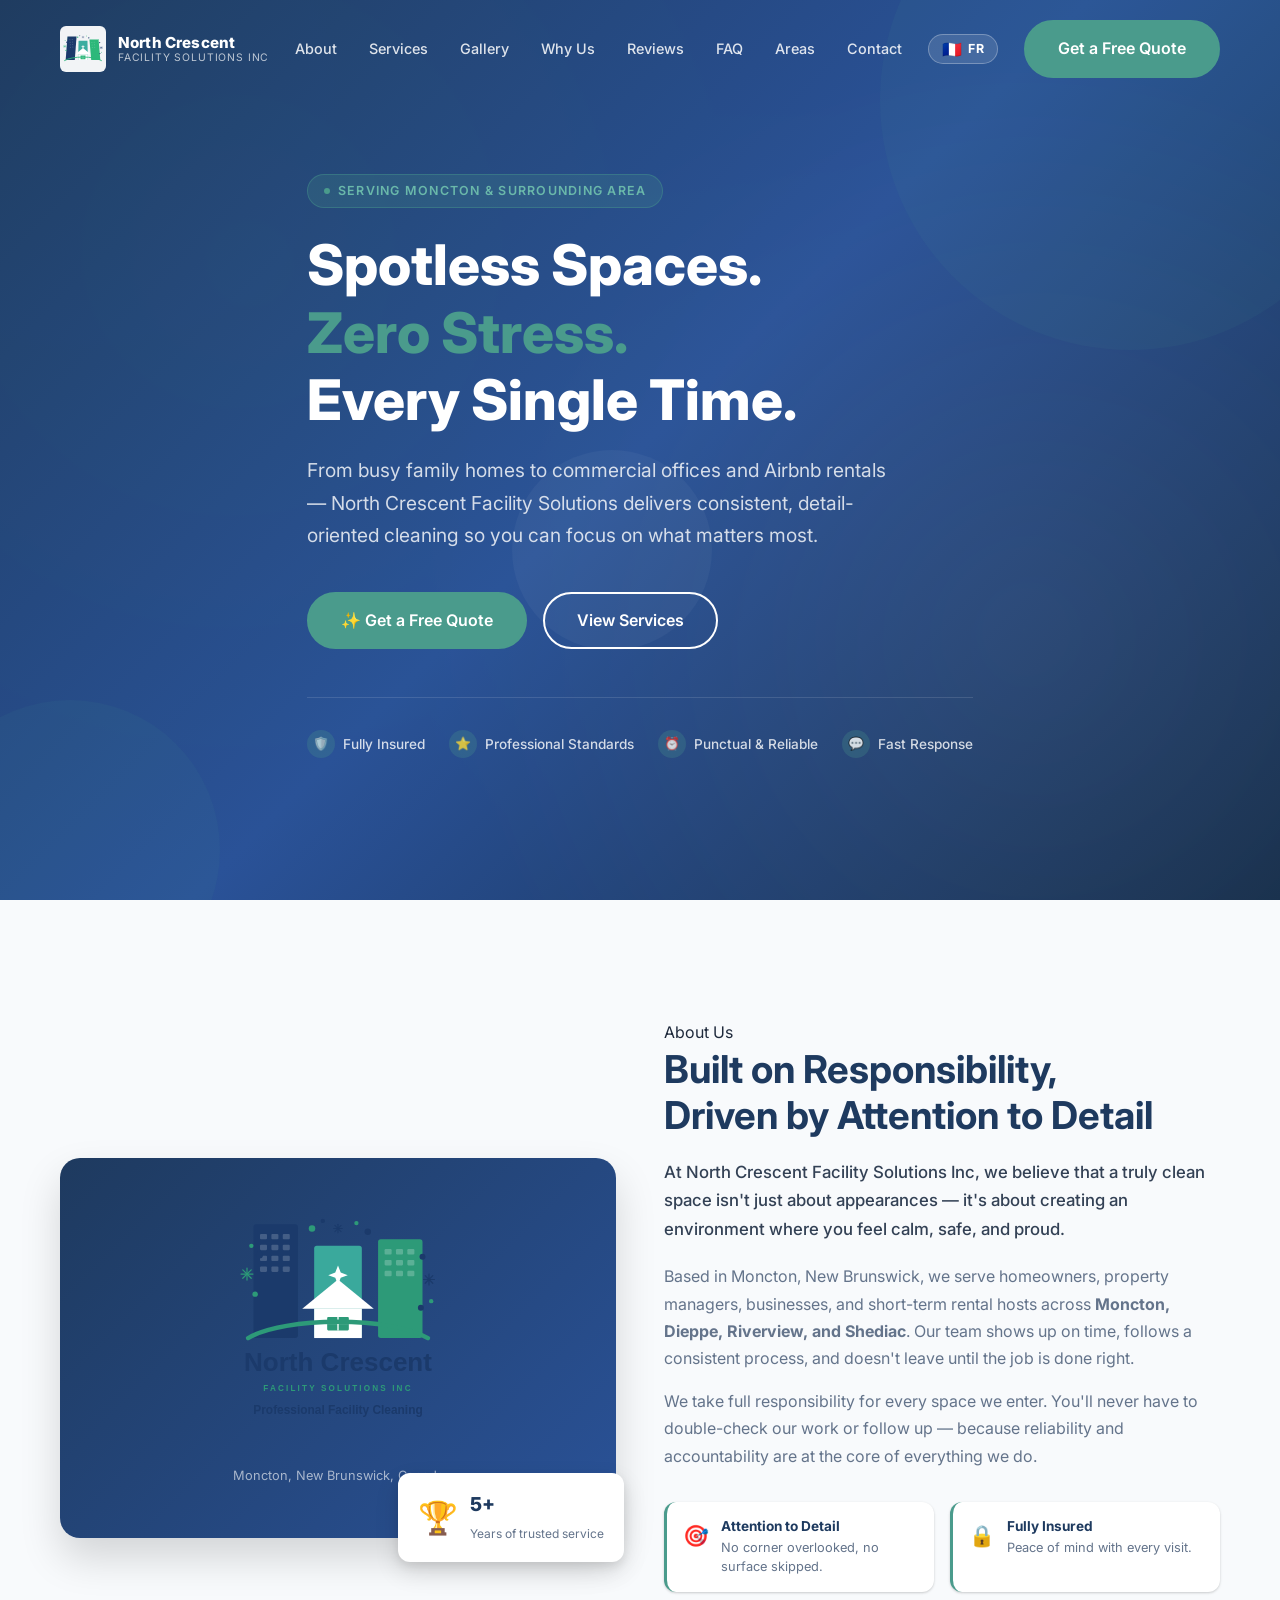
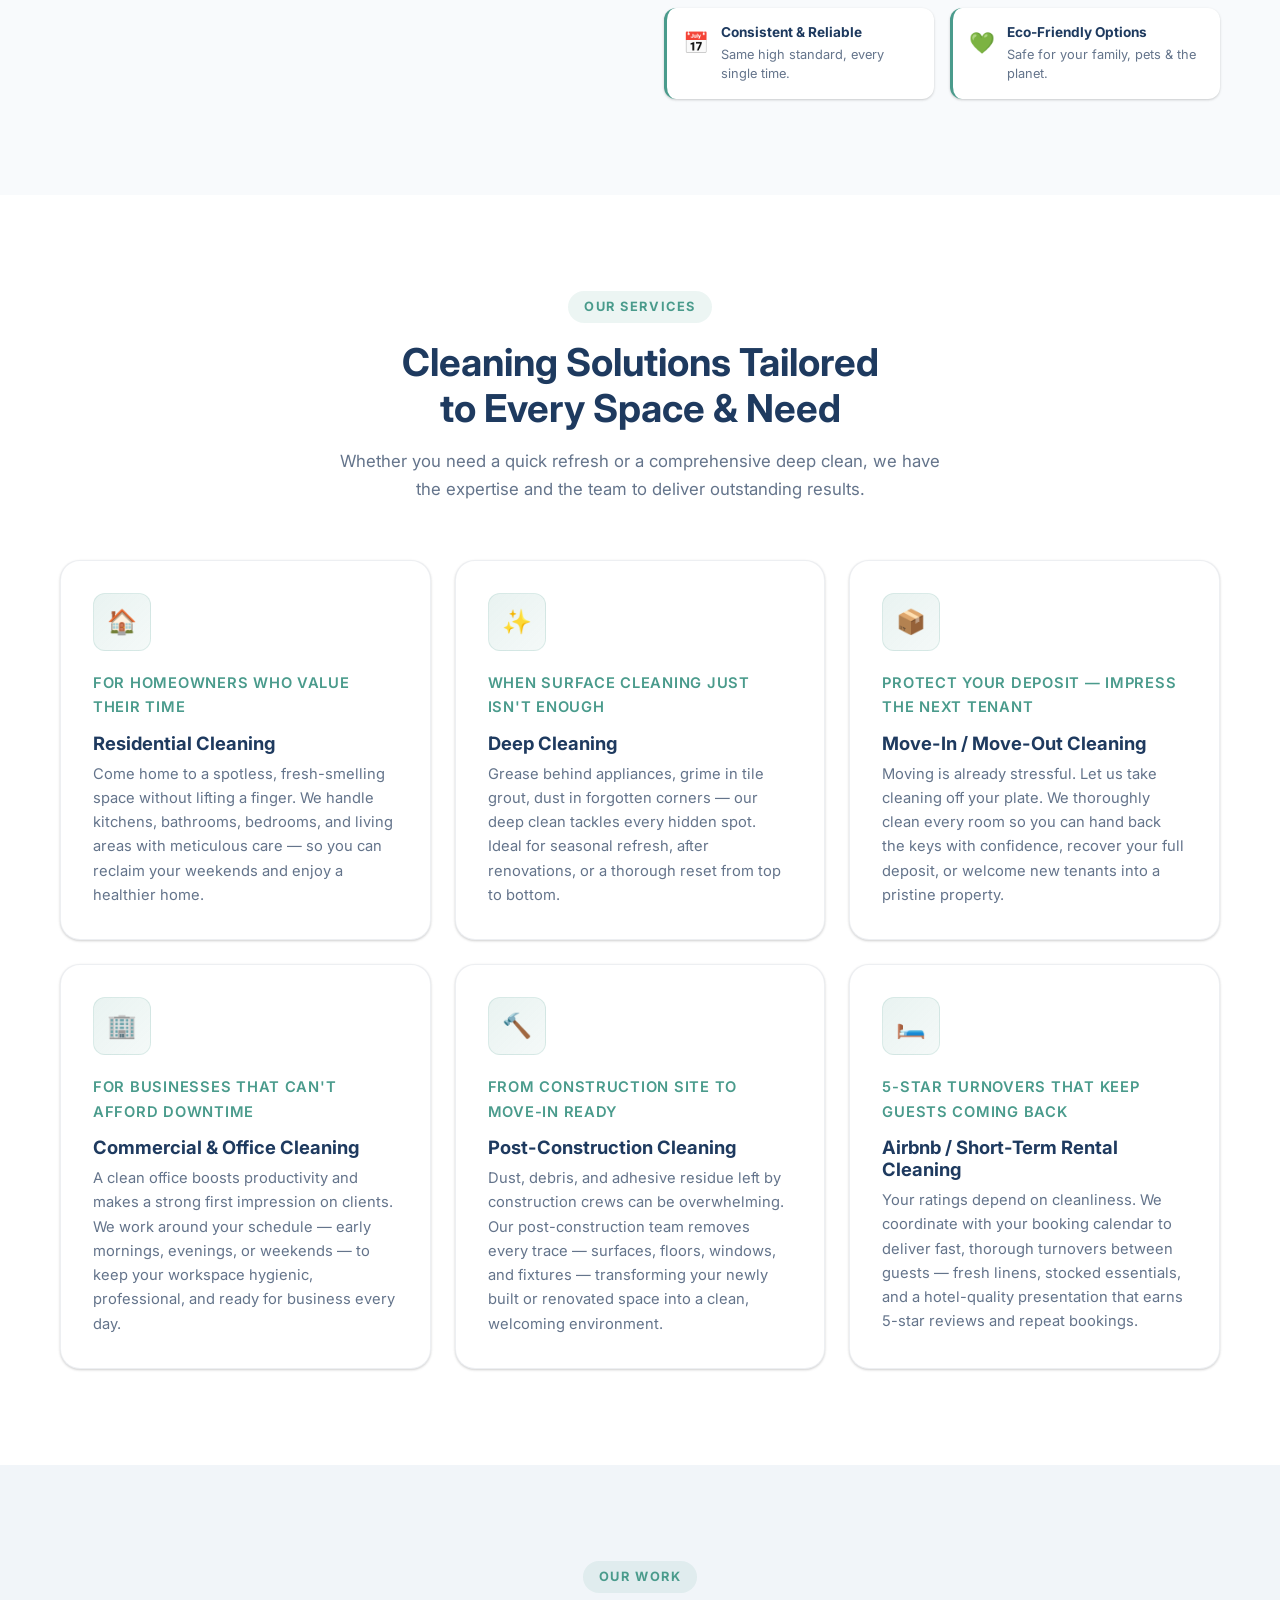
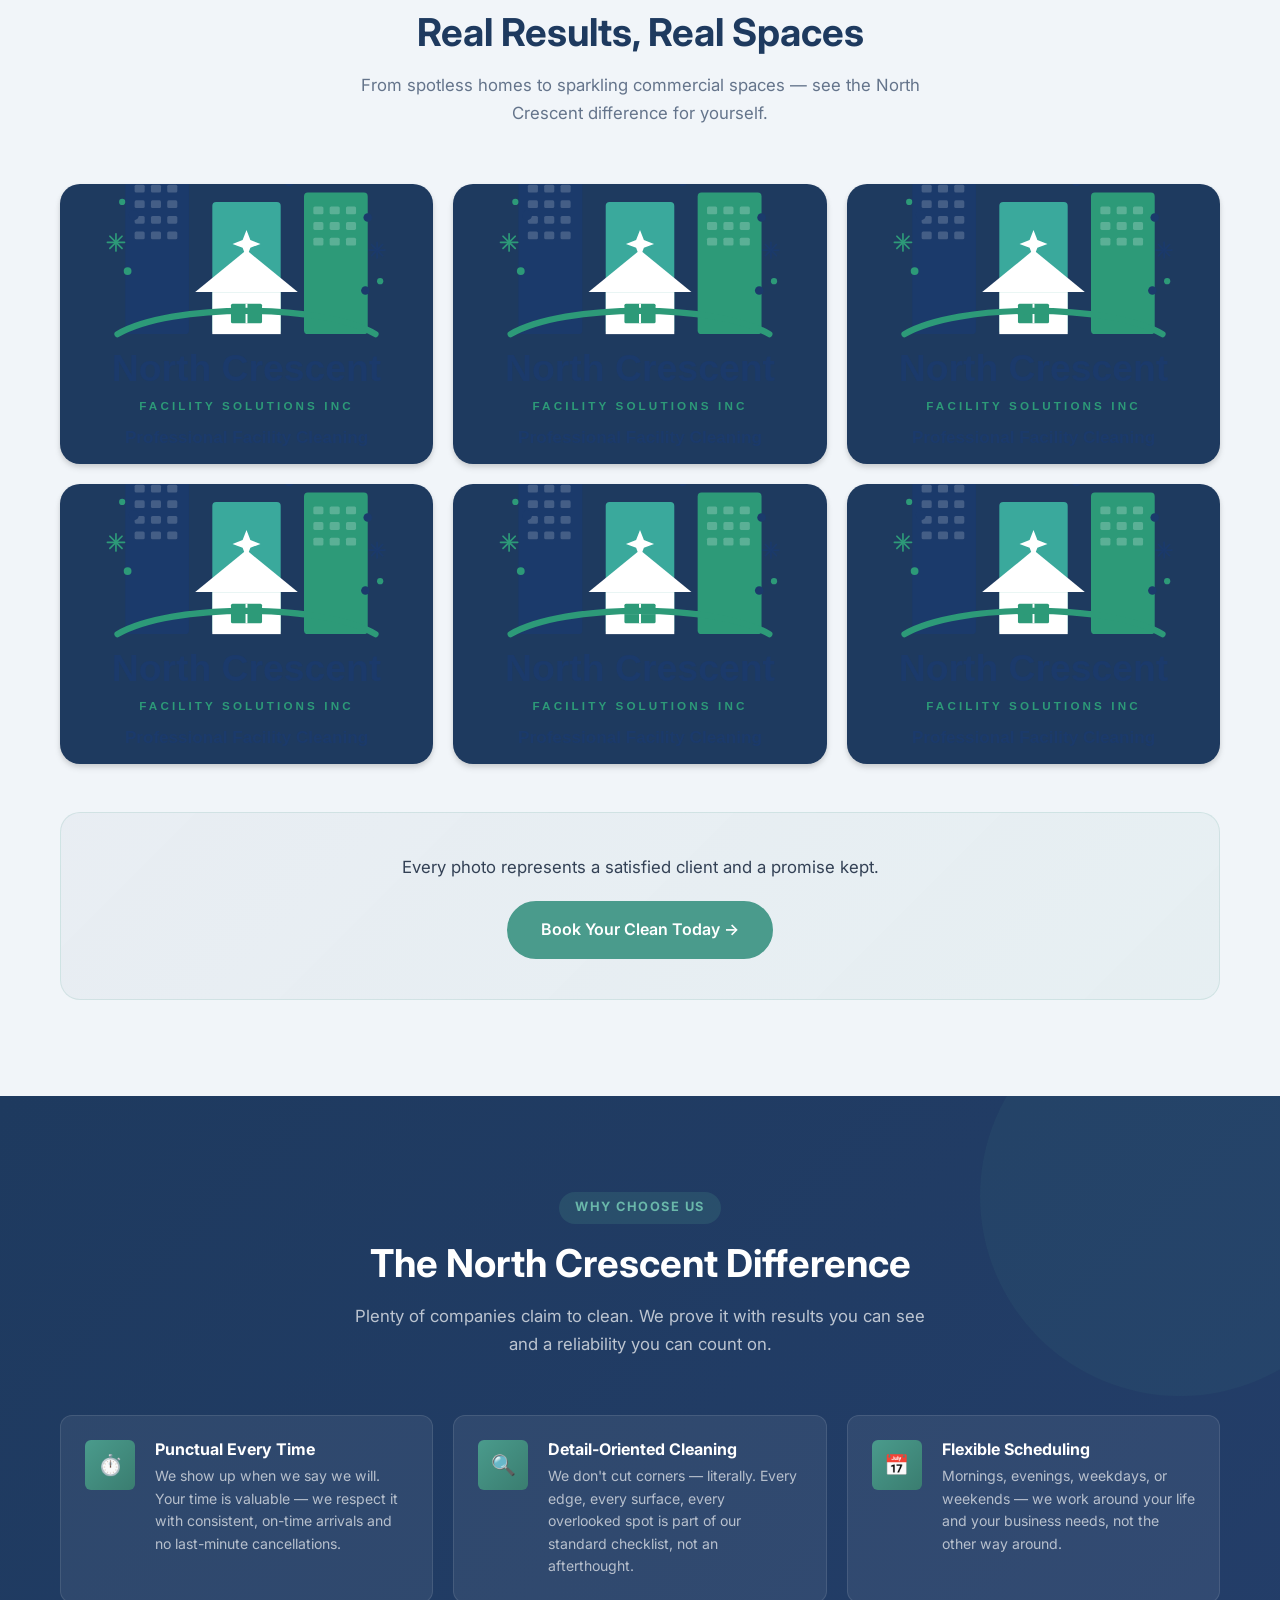
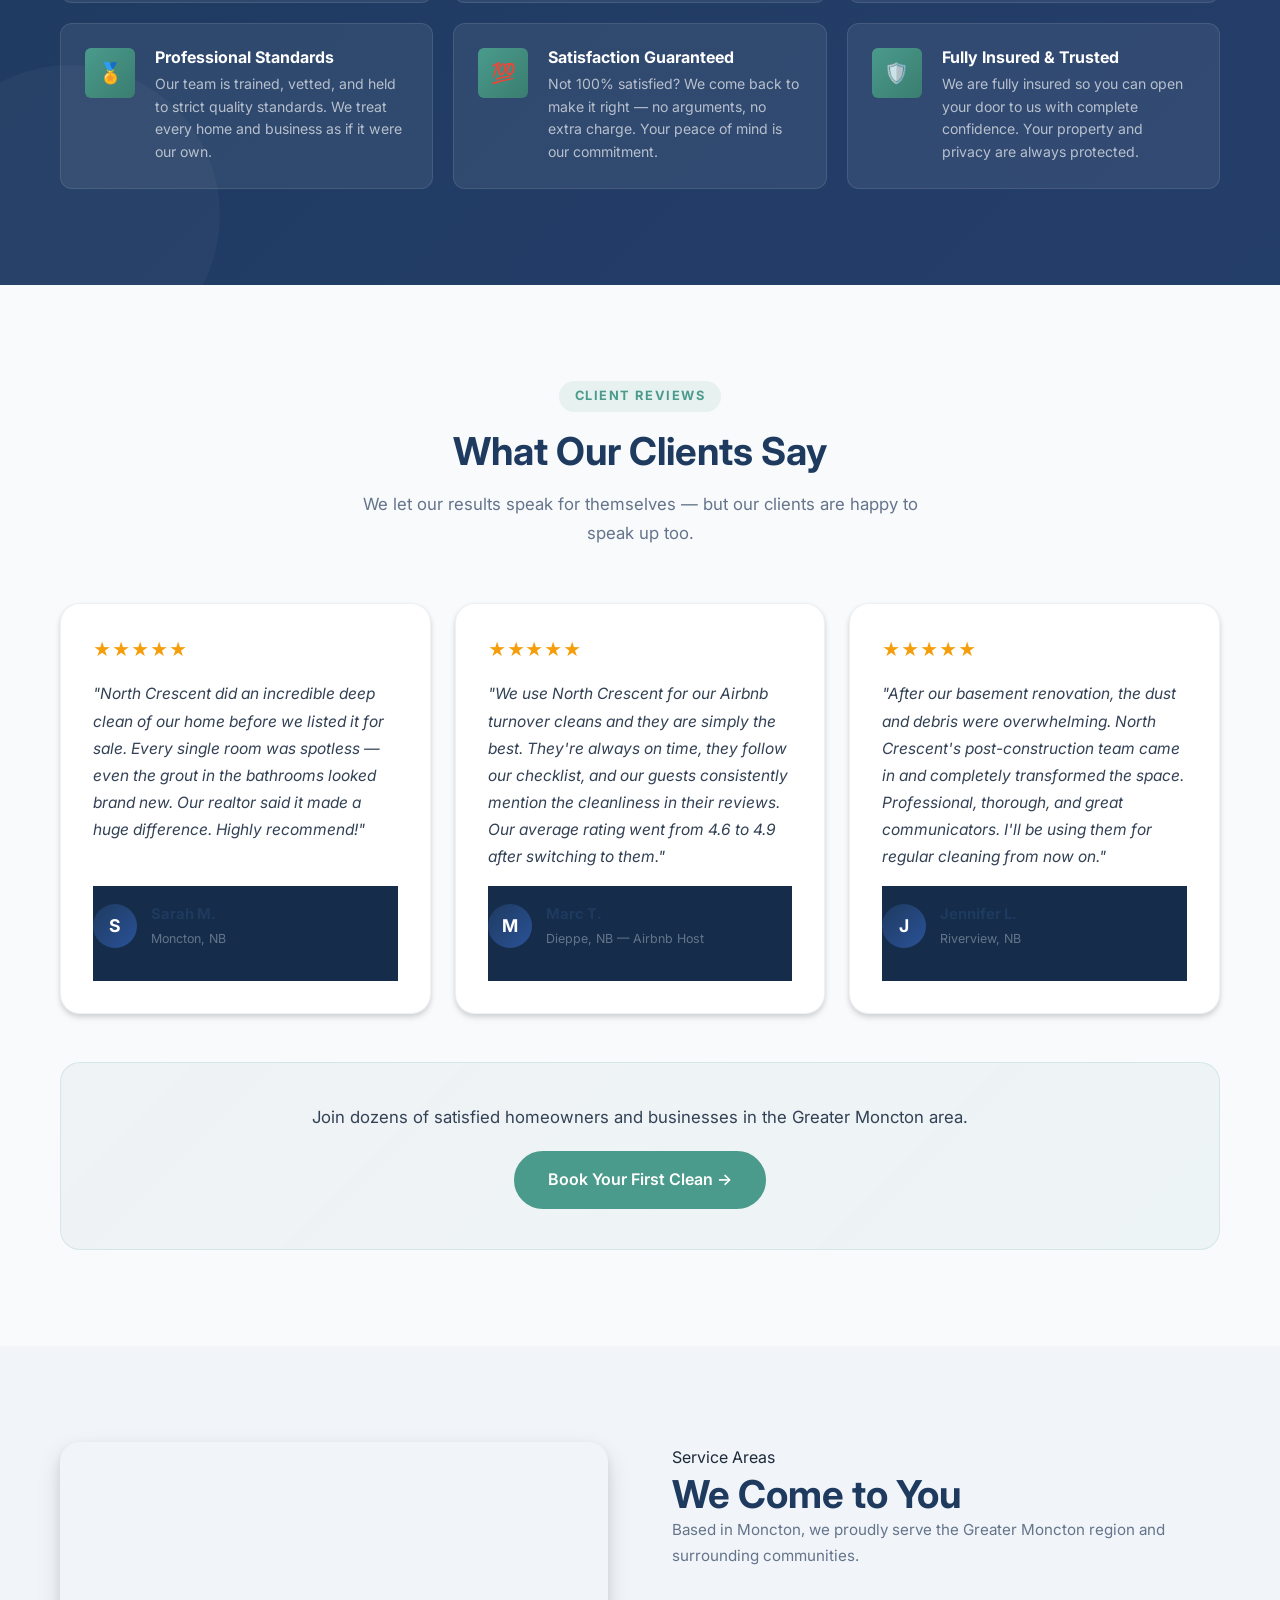
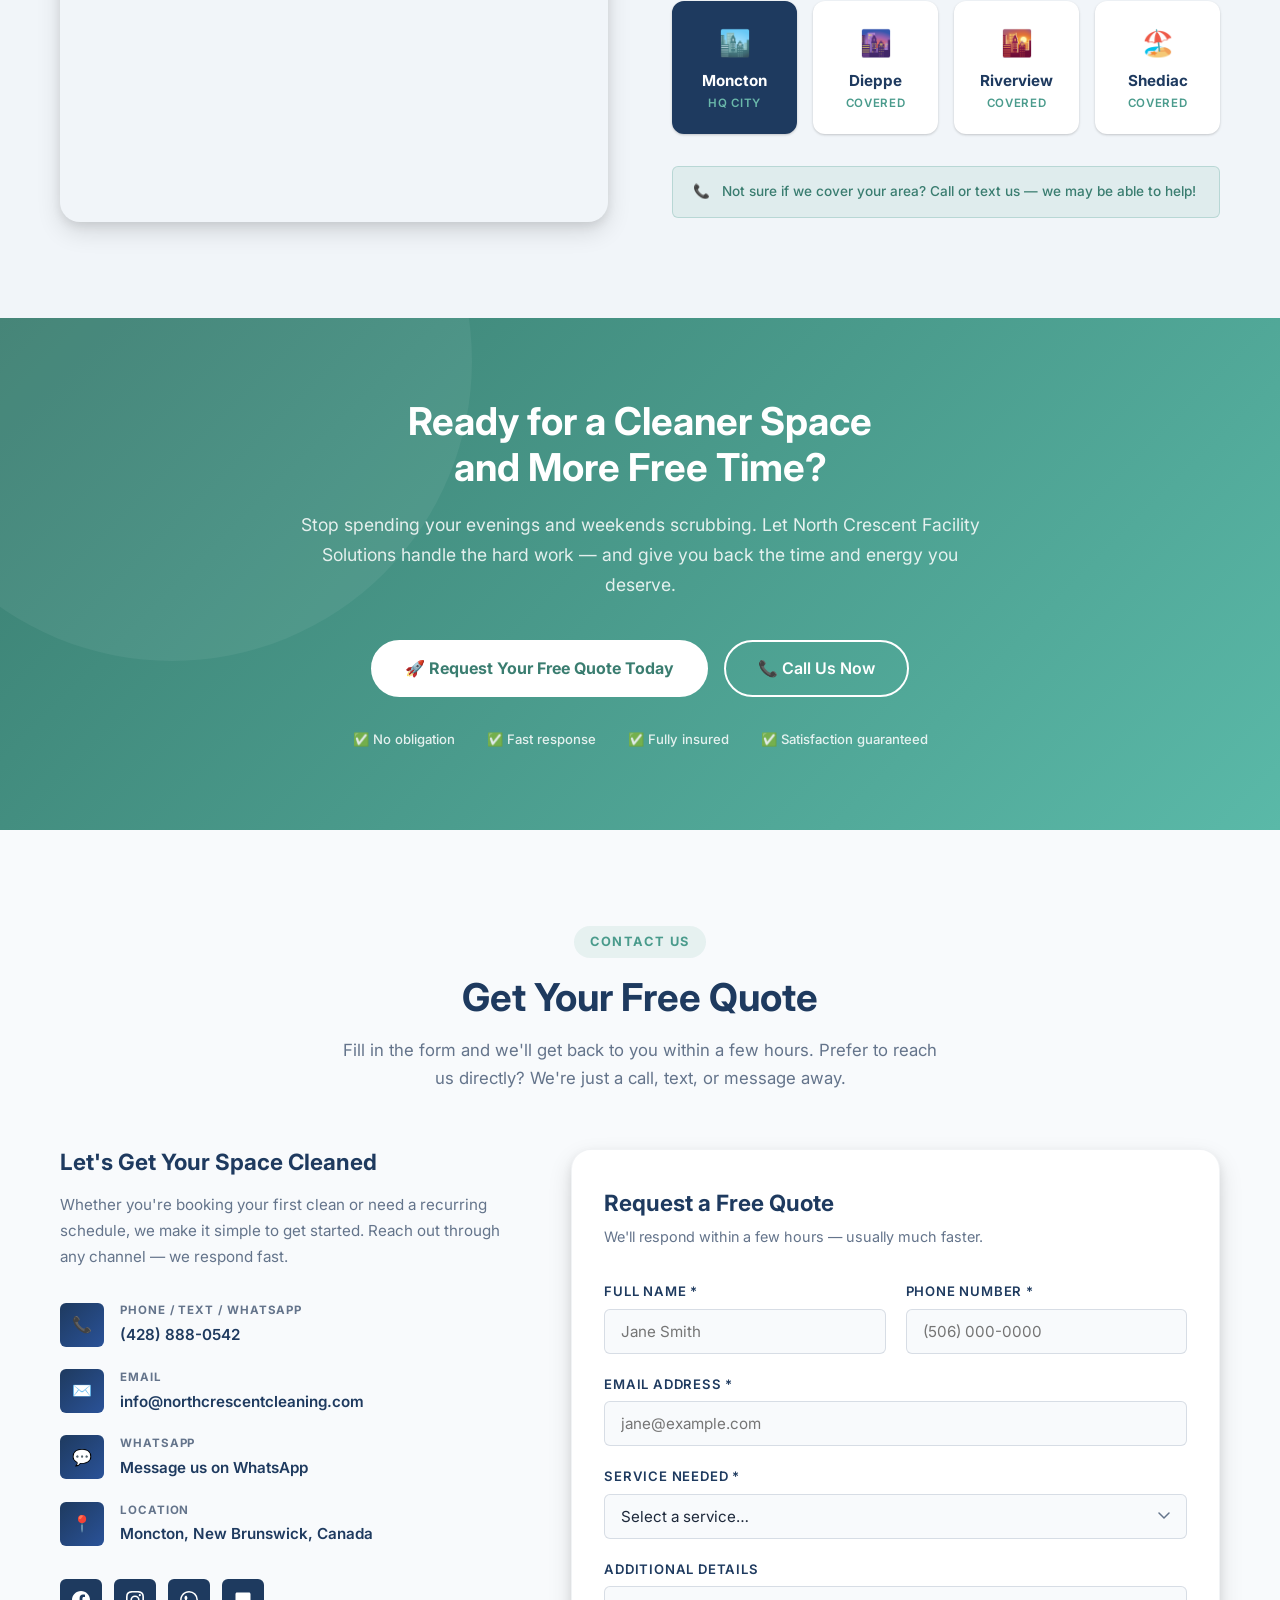
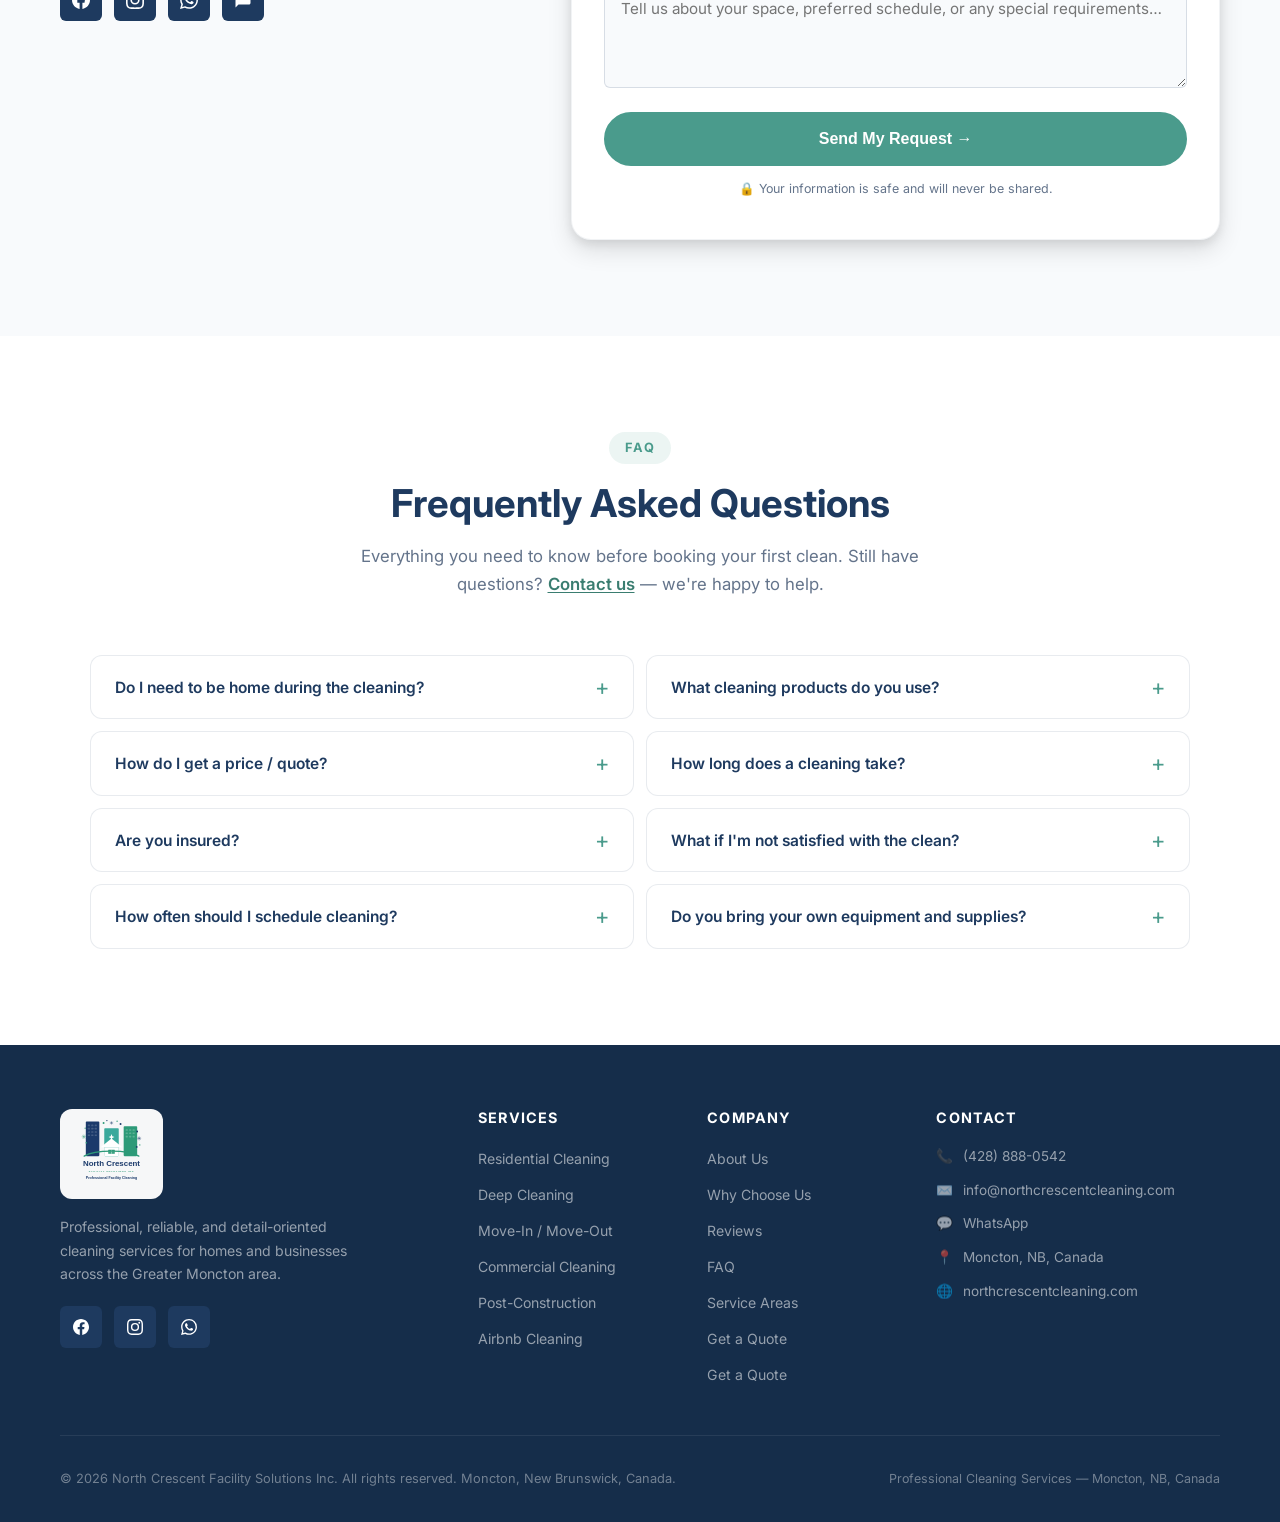
<file: index.html>
<!DOCTYPE html>
<html lang="en">
<head>
  <meta charset="UTF-8" />
  <meta name="viewport" content="width=device-width, initial-scale=1.0" />
  <meta name="description" content="North Crescent Facility Solutions Inc — Professional cleaning in Moncton, Dieppe, Riverview & Shediac, NB. Residential, commercial & deep cleaning. Free quote." />
  <meta name="keywords" content="cleaning company Moncton, professional cleaning NB, residential cleaning Moncton, commercial cleaning Moncton, deep cleaning, move out cleaning, Airbnb cleaning, North Crescent" />
  <meta name="author" content="North Crescent Facility Solutions Inc" />

  <!-- Open Graph -->
  <meta property="og:title" content="North Crescent Facility Solutions Inc | Professional Cleaning Moncton" />
  <meta property="og:description" content="Reliable, detail-oriented cleaning for homes, offices, and short-term rentals in Moncton & surrounding areas. Get your free quote today." />
  <meta property="og:type" content="website" />
  <meta property="og:url" content="https://www.northcrescentcleaning.com" />

  <title>North Crescent Facility Solutions Inc | Professional Cleaning — Moncton, NB</title>

  <!-- Preconnect for performance -->
  <link rel="preconnect" href="https://fonts.googleapis.com" />
  <link rel="preconnect" href="https://fonts.gstatic.com" crossorigin />
  <link href="https://fonts.googleapis.com/css2?family=Inter:wght@400;500;600;700;800&display=swap" rel="stylesheet" />

  <link rel="stylesheet" href="styles.css" />

  <!-- Canonical & Open Graph image -->
  <link rel="canonical" href="https://www.northcrescentcleaning.com" />
  <meta property="og:image" content="https://github.com/user-attachments/assets/90eb54c7-68da-48ae-8b1f-436d77bdefef" />
  <meta property="og:image:width" content="1080" />
  <meta property="og:image:height" content="1080" />
  <meta property="og:image:alt" content="North Crescent Facility Solutions Inc — Professional Facility Cleaning" />
  <meta name="robots" content="index, follow" />

  <!-- Favicon & manifest -->
  <link rel="icon" type="image/png" sizes="192x192" href="icons/icon-192x192.png" />
  <link rel="icon" type="image/png" sizes="512x512" href="icons/icon-512x512.png" />
  <link rel="apple-touch-icon" sizes="180x180" href="icons/apple-touch-icon.png" />
  <link rel="manifest" href="site.webmanifest" />
  <meta name="theme-color" content="#1E3A5F" />

  <!-- iOS "Add to Home Screen" -->
  <meta name="apple-mobile-web-app-capable" content="yes" />
  <meta name="apple-mobile-web-app-status-bar-style" content="black-translucent" />
  <meta name="apple-mobile-web-app-title" content="North Crescent" />

  <!-- Android / Windows tile -->
  <meta name="mobile-web-app-capable" content="yes" />
  <meta name="msapplication-TileColor" content="#1E3A5F" />

  <!-- Schema.org LocalBusiness structured data -->
  <script type="application/ld+json">
  {
    "@context": "https://schema.org",
    "@type": "LocalBusiness",
    "@id": "https://www.northcrescentcleaning.com",
    "name": "North Crescent Facility Solutions Inc",
    "description": "Professional cleaning services in Moncton, Dieppe, Riverview & Shediac, NB. Residential, commercial, deep cleaning, move-in/out, Airbnb & post-construction.",
    "url": "https://www.northcrescentcleaning.com",
    "telephone": "+1-428-888-0542",
    "email": "info@northcrescentcleaning.com",
    "address": {
      "@type": "PostalAddress",
      "addressLocality": "Moncton",
      "addressRegion": "NB",
      "addressCountry": "CA"
    },
    "geo": {
      "@type": "GeoCoordinates",
      "latitude": 46.0878,
      "longitude": -64.7782
    },
    "areaServed": [
      { "@type": "City", "name": "Moncton" },
      { "@type": "City", "name": "Dieppe" },
      { "@type": "City", "name": "Riverview" },
      { "@type": "City", "name": "Shediac" }
    ],
    "sameAs": [
      "https://www.facebook.com/northcrescentcleaningsolutions",
      "https://www.instagram.com/northcrescentcleaningsolutions"
    ],
    "openingHoursSpecification": [
      {
        "@type": "OpeningHoursSpecification",
        "dayOfWeek": ["Monday","Tuesday","Wednesday","Thursday","Friday"],
        "opens": "08:00",
        "closes": "18:00"
      },
      {
        "@type": "OpeningHoursSpecification",
        "dayOfWeek": ["Saturday"],
        "opens": "09:00",
        "closes": "16:00"
      }
    ],
    "priceRange": "$$",
    "hasOfferCatalog": {
      "@type": "OfferCatalog",
      "name": "Cleaning Services",
      "itemListElement": [
        { "@type": "Offer", "itemOffered": { "@type": "Service", "name": "Residential Cleaning" } },
        { "@type": "Offer", "itemOffered": { "@type": "Service", "name": "Deep Cleaning" } },
        { "@type": "Offer", "itemOffered": { "@type": "Service", "name": "Move-In / Move-Out Cleaning" } },
        { "@type": "Offer", "itemOffered": { "@type": "Service", "name": "Commercial & Office Cleaning" } },
        { "@type": "Offer", "itemOffered": { "@type": "Service", "name": "Post-Construction Cleaning" } },
        { "@type": "Offer", "itemOffered": { "@type": "Service", "name": "Airbnb / Short-Term Rental Cleaning" } }
      ]
    }
  }
  </script>

  <!-- Schema.org FAQPage structured data -->
  <script type="application/ld+json">
  {
    "@context": "https://schema.org",
    "@type": "FAQPage",
    "mainEntity": [
      {
        "@type": "Question",
        "name": "Do I need to be home during the cleaning?",
        "acceptedAnswer": {
          "@type": "Answer",
          "text": "Not at all! Many of our clients provide us with a key or door code and go about their day. We are fully insured and trusted."
        }
      },
      {
        "@type": "Question",
        "name": "What cleaning products do you use?",
        "acceptedAnswer": {
          "@type": "Answer",
          "text": "We use professional-grade, effective cleaning products. We also offer eco-friendly and pet-safe options upon request."
        }
      },
      {
        "@type": "Question",
        "name": "How do I get a price / quote?",
        "acceptedAnswer": {
          "@type": "Answer",
          "text": "Fill out the quote form on this page, call/text us at (428) 888-0542, or message us on WhatsApp. We'll get back to you quickly with a custom quote — no obligation."
        }
      },
      {
        "@type": "Question",
        "name": "How long does a cleaning take?",
        "acceptedAnswer": {
          "@type": "Answer",
          "text": "A standard residential clean for a 2-bedroom home typically takes 2–3 hours. Deep cleans or move-out cleans may take longer."
        }
      },
      {
        "@type": "Question",
        "name": "Are you insured?",
        "acceptedAnswer": {
          "@type": "Answer",
          "text": "Yes — North Crescent Facility Solutions Inc is fully insured. Your property is protected on every visit."
        }
      },
      {
        "@type": "Question",
        "name": "What if I'm not satisfied with the clean?",
        "acceptedAnswer": {
          "@type": "Answer",
          "text": "Contact us within 24 hours and we'll come back to make it right at no extra charge, no questions asked."
        }
      },
      {
        "@type": "Question",
        "name": "How often should I schedule cleaning?",
        "acceptedAnswer": {
          "@type": "Answer",
          "text": "Most families choose bi-weekly (every 2 weeks) for regular maintenance. Weekly cleaning is popular for busy households or pet owners."
        }
      },
      {
        "@type": "Question",
        "name": "Do you bring your own equipment and supplies?",
        "acceptedAnswer": {
          "@type": "Answer",
          "text": "Yes! We arrive fully equipped with professional-grade tools and all necessary cleaning supplies."
        }
      }
    ]
  }
  </script>
</head>

<body>

  <!-- Skip to main content (keyboard accessibility) -->
  <a href="#main-content" class="skip-link" data-i18n="skip">Skip to main content</a>

  <!-- ═══════════════════════════════════════
       NAVIGATION
  ═══════════════════════════════════════ -->
  <nav id="navbar" role="navigation" aria-label="Main navigation">
    <div class="nav-container">
      <a href="#hero" class="nav-logo" aria-label="North Crescent Facility Solutions — Home">
        <span class="nav-logo-img-wrap" aria-hidden="true">
          <img src="images/logo-icon.svg" alt="" class="nav-logo-img" width="46" height="46" />
        </span>
        <div class="nav-logo-text">
          <span class="name">North Crescent</span>
          <span class="tagline">Facility Solutions Inc</span>
        </div>
      </a>

      <ul class="nav-links" role="list">
        <li><a href="#about" data-i18n="nav.about">About</a></li>
        <li><a href="#services" data-i18n="nav.services">Services</a></li>
        <li><a href="#gallery" data-i18n="nav.gallery">Gallery</a></li>
        <li><a href="#why-us" data-i18n="nav.whyus">Why Us</a></li>
        <li><a href="#testimonials" data-i18n="nav.reviews">Reviews</a></li>
        <li><a href="#faq">FAQ</a></li>
        <li><a href="#service-areas" data-i18n="nav.areas">Areas</a></li>
        <li><a href="#contact" data-i18n="nav.contact">Contact</a></li>
      </ul>

      <!-- Language toggle button -->
      <button type="button" id="lang-toggle" class="lang-btn" aria-label="Switch to French / Passer en français">
        <span class="lang-flag" aria-hidden="true">🇫🇷</span>
        <span class="lang-label">FR</span>
      </button>

      <a href="#contact" class="btn btn-primary nav-cta" data-i18n="nav.cta">Get a Free Quote</a>

      <button
        type="button"
        id="hamburger"
        class="hamburger"
        aria-controls="mobile-menu"
        aria-expanded="false"
        aria-label="Open navigation menu"
      >
        <span></span>
        <span></span>
        <span></span>
      </button>
    </div>
  </nav>

  <!-- Mobile Menu Overlay -->
  <div id="mobile-menu" class="mobile-menu" role="dialog" aria-modal="true" aria-label="Mobile navigation">
    <button type="button" id="mobile-close" class="mobile-close" aria-label="Close menu">&times;</button>
    <a href="#about" data-i18n="mobile.about">About Us</a>
    <a href="#services" data-i18n="mobile.services">Services</a>
    <a href="#gallery" data-i18n="mobile.gallery">Gallery</a>
    <a href="#why-us" data-i18n="mobile.whyus">Why Choose Us</a>
    <a href="#testimonials" data-i18n="mobile.reviews">Reviews</a>
    <a href="#faq">FAQ</a>
    <a href="#service-areas" data-i18n="mobile.areas">Service Areas</a>
    <a href="#contact" data-i18n="mobile.contact">Contact</a>
    <a href="#contact" class="btn btn-primary" style="margin-top:1rem;" data-i18n="nav.cta">Get a Free Quote</a>
    <!-- Mobile language toggle -->
    <button type="button" id="lang-toggle-mobile" class="lang-btn lang-btn-mobile" aria-label="Switch to French / Passer en français">
      <span class="lang-flag" aria-hidden="true">🇫🇷</span>
      <span class="lang-label">FR</span>
    </button>
  </div>


  <!-- ═══════════════════════════════════════
       HERO SECTION
  ═══════════════════════════════════════ -->
  <section id="hero" aria-label="Hero">
    <div id="main-content" tabindex="-1" style="position:absolute; top:0;"></div>
    <div class="hero-bg-pattern" aria-hidden="true"></div>
    <div class="hero-shapes" aria-hidden="true">
      <div class="hero-shape hero-shape-1"></div>
      <div class="hero-shape hero-shape-2"></div>
      <div class="hero-shape hero-shape-3"></div>
    </div>

    <div class="container">
      <div class="hero-content">
        <div class="hero-badge" aria-label="Serving Moncton & area">
          <span class="dot" aria-hidden="true"></span>
          Serving Moncton &amp; Surrounding Area
        </div>

        <h1>
          Spotless Spaces.<br />
          <span class="accent">Zero Stress.</span><br />
          Every Single Time.
        </h1>

        <p class="hero-subheadline">
          From busy family homes to commercial offices and Airbnb rentals —
          North Crescent Facility Solutions delivers consistent, detail-oriented
          cleaning so you can focus on what matters most.
        </p>

        <div class="hero-actions">
          <a href="#contact" class="btn btn-primary">
            ✨ Get a Free Quote
          </a>
          <a href="#services" class="btn btn-outline">
            View Services
          </a>
        </div>

        <div class="hero-trust" aria-label="Trust indicators">
          <div class="trust-item">
            <div class="trust-icon" aria-hidden="true">🛡️</div>
            Fully Insured
          </div>
          <div class="trust-item">
            <div class="trust-icon" aria-hidden="true">⭐</div>
            Professional Standards
          </div>
          <div class="trust-item">
            <div class="trust-icon" aria-hidden="true">⏰</div>
            Punctual &amp; Reliable
          </div>
          <div class="trust-item">
            <div class="trust-icon" aria-hidden="true">💬</div>
            Fast Response
          </div>
        </div>
      </div>
    </div>
  </section>


  <!-- ═══════════════════════════════════════
       ABOUT SECTION
  ═══════════════════════════════════════ -->
  <section id="about" class="section-padding" aria-labelledby="about-heading">
    <div class="container">
      <div class="about-grid">

        <div class="about-visual fade-in">
          <div class="about-image-wrapper">
            <div class="about-image-placeholder">
              <img src="https://github.com/user-attachments/assets/90eb54c7-68da-48ae-8b1f-436d77bdefef" alt="North Crescent Facility Solutions Inc" class="about-logo-img" onerror="this.onerror=null;this.src='images/logo.svg';" />
              <p style="margin-top:0.75rem; font-size:0.8rem;">Moncton, New Brunswick, Canada</p>
            </div>
          </div>
          <div class="about-badge" aria-label="5 years in business">
            <span class="badge-icon" aria-hidden="true">🏆</span>
            <div class="badge-text">
              <strong>5+</strong>
              <span>Years of trusted service</span>
            </div>
          </div>
        </div>

        <div class="about-content fade-in fade-in-delay-2">
          <span class="section-label" aria-hidden="true">About Us</span>
          <h2 id="about-heading">
            Built on Responsibility,<br />Driven by Attention to Detail
          </h2>

          <p class="lead">
            At North Crescent Facility Solutions Inc, we believe that a truly clean
            space isn't just about appearances — it's about creating an environment
            where you feel calm, safe, and proud.
          </p>

          <p>
            Based in Moncton, New Brunswick, we serve homeowners, property managers,
            businesses, and short-term rental hosts across <strong>Moncton, Dieppe,
            Riverview, and Shediac</strong>. Our team shows up on time, follows
            a consistent process, and doesn't leave until the job is done right.
          </p>

          <p>
            We take full responsibility for every space we enter. You'll never have
            to double-check our work or follow up — because reliability and
            accountability are at the core of everything we do.
          </p>

          <div class="about-values" aria-label="Our values">
            <div class="value-item fade-in fade-in-delay-1">
              <span class="value-icon" aria-hidden="true">🎯</span>
              <div>
                <h4>Attention to Detail</h4>
                <p>No corner overlooked, no surface skipped.</p>
              </div>
            </div>
            <div class="value-item fade-in fade-in-delay-2">
              <span class="value-icon" aria-hidden="true">🔒</span>
              <div>
                <h4>Fully Insured</h4>
                <p>Peace of mind with every visit.</p>
              </div>
            </div>
            <div class="value-item fade-in fade-in-delay-3">
              <span class="value-icon" aria-hidden="true">📅</span>
              <div>
                <h4>Consistent &amp; Reliable</h4>
                <p>Same high standard, every single time.</p>
              </div>
            </div>
            <div class="value-item fade-in fade-in-delay-4">
              <span class="value-icon" aria-hidden="true">💚</span>
              <div>
                <h4>Eco-Friendly Options</h4>
                <p>Safe for your family, pets &amp; the planet.</p>
              </div>
            </div>
          </div>
        </div>

      </div>
    </div>
  </section>


  <!-- ═══════════════════════════════════════
       SERVICES SECTION
  ═══════════════════════════════════════ -->
  <section id="services" class="section-padding" aria-labelledby="services-heading">
    <div class="container">
      <header class="section-header fade-in">
        <span class="section-label">Our Services</span>
        <h2 id="services-heading">
          Cleaning Solutions Tailored<br />to Every Space &amp; Need
        </h2>
        <p>
          Whether you need a quick refresh or a comprehensive deep clean,
          we have the expertise and the team to deliver outstanding results.
        </p>
      </header>

      <div class="services-grid">

        <!-- Residential -->
        <article class="service-card fade-in fade-in-delay-1" aria-label="Residential Cleaning">
          <div class="service-icon-wrap" aria-hidden="true">🏠</div>
          <p class="service-problem">For homeowners who value their time</p>
          <h3>Residential Cleaning</h3>
          <p>
            Come home to a spotless, fresh-smelling space without lifting a finger.
            We handle kitchens, bathrooms, bedrooms, and living areas with
            meticulous care — so you can reclaim your weekends and enjoy
            a healthier home.
          </p>
        </article>

        <!-- Deep Cleaning -->
        <article class="service-card fade-in fade-in-delay-2" aria-label="Deep Cleaning">
          <div class="service-icon-wrap" aria-hidden="true">✨</div>
          <p class="service-problem">When surface cleaning just isn't enough</p>
          <h3>Deep Cleaning</h3>
          <p>
            Grease behind appliances, grime in tile grout, dust in forgotten corners —
            our deep clean tackles every hidden spot. Ideal for seasonal refresh,
            after renovations, or whenever your space needs a thorough reset from
            top to bottom.
          </p>
        </article>

        <!-- Move-In / Move-Out -->
        <article class="service-card fade-in fade-in-delay-3" aria-label="Move-In / Move-Out Cleaning">
          <div class="service-icon-wrap" aria-hidden="true">📦</div>
          <p class="service-problem">Protect your deposit — impress the next tenant</p>
          <h3>Move-In / Move-Out Cleaning</h3>
          <p>
            Moving is already stressful. Let us take cleaning off your plate.
            We thoroughly clean every room so you can hand back the keys
            with confidence, recover your full deposit, or welcome new
            tenants into a pristine property.
          </p>
        </article>

        <!-- Commercial -->
        <article class="service-card fade-in fade-in-delay-1" aria-label="Commercial & Office Cleaning">
          <div class="service-icon-wrap" aria-hidden="true">🏢</div>
          <p class="service-problem">For businesses that can't afford downtime</p>
          <h3>Commercial &amp; Office Cleaning</h3>
          <p>
            A clean office boosts productivity and makes a strong first impression
            on clients. We work around your schedule — early mornings, evenings,
            or weekends — to keep your workspace hygienic, professional,
            and ready for business every day.
          </p>
        </article>

        <!-- Post-Construction -->
        <article class="service-card fade-in fade-in-delay-2" aria-label="Post-Construction Cleaning">
          <div class="service-icon-wrap" aria-hidden="true">🔨</div>
          <p class="service-problem">From construction site to move-in ready</p>
          <h3>Post-Construction Cleaning</h3>
          <p>
            Dust, debris, and adhesive residue left by construction crews can be
            overwhelming. Our post-construction team removes every trace —
            surfaces, floors, windows, and fixtures — transforming your newly
            built or renovated space into a clean, welcoming environment.
          </p>
        </article>

        <!-- Airbnb -->
        <article class="service-card fade-in fade-in-delay-3" aria-label="Airbnb / Short-Term Rental Cleaning">
          <div class="service-icon-wrap" aria-hidden="true">🛏️</div>
          <p class="service-problem">5-star turnovers that keep guests coming back</p>
          <h3>Airbnb / Short-Term Rental Cleaning</h3>
          <p>
            Your ratings depend on cleanliness. We coordinate with your booking
            calendar to deliver fast, thorough turnovers between guests —
            fresh linens, stocked essentials, and a hotel-quality presentation
            that earns 5-star reviews and repeat bookings.
          </p>
        </article>

      </div>
    </div>
  </section>


  <!-- ═══════════════════════════════════════
       GALLERY SECTION
  ═══════════════════════════════════════ -->
  <section id="gallery" class="section-padding" aria-labelledby="gallery-heading">
    <div class="container">

      <header class="section-header fade-in">
        <span class="section-label" data-i18n="gallery.label">Our Work</span>
        <h2 id="gallery-heading" data-i18n="gallery.heading">Real Results, Real Spaces</h2>
        <p data-i18n="gallery.subheading">
          From spotless homes to sparkling commercial spaces — see the North Crescent
          difference for yourself.
        </p>
      </header>

      <div class="gallery-grid">

        <button type="button" class="gallery-item fade-in fade-in-delay-1"
          aria-label="Residential cleaning service"
          data-caption-en="Residential Cleaning — Moncton, NB"
          data-caption-fr="Nettoyage résidentiel — Moncton, NB">
          <img src="https://github.com/user-attachments/assets/294f01fd-595b-4333-bc6a-5370b87056da"
            alt="North Crescent cleaner in uniform carefully cleaning a wood table in a residential living room"
            loading="lazy" onerror="this.onerror=null;this.src='images/logo.svg';" />
          <div class="gallery-overlay" aria-hidden="true">
            <span class="gallery-cat" data-i18n="gallery.cat1">Residential</span>
            <p class="gallery-caption" data-i18n="gallery.cap1">Residential Cleaning — Moncton, NB</p>
          </div>
        </button>

        <button type="button" class="gallery-item fade-in fade-in-delay-2"
          aria-label="Snow removal service"
          data-caption-en="Snow Removal — Residential Exterior"
          data-caption-fr="Déneigement — Extérieur résidentiel">
          <img src="https://github.com/user-attachments/assets/76120ebd-33f7-4467-ae15-8635f428c2ec"
            alt="North Crescent technician in hi-vis vest shoveling snow from a residential driveway"
            loading="lazy" onerror="this.onerror=null;this.src='images/logo.svg';" />
          <div class="gallery-overlay" aria-hidden="true">
            <span class="gallery-cat" data-i18n="gallery.cat2">Exterior</span>
            <p class="gallery-caption" data-i18n="gallery.cap2">Snow Removal — Residential Exterior</p>
          </div>
        </button>

        <button type="button" class="gallery-item fade-in fade-in-delay-3"
          aria-label="Post-construction cleaning"
          data-caption-en="Post-Construction Cleaning — New Build"
          data-caption-fr="Nettoyage après construction — Nouvelle construction">
          <img src="https://github.com/user-attachments/assets/9d3c9b35-89df-4924-aa4d-8a9be9cdfe25"
            alt="North Crescent cleaner with safety gear doing post-construction cleanup in an empty apartment"
            loading="lazy" onerror="this.onerror=null;this.src='images/logo.svg';" />
          <div class="gallery-overlay" aria-hidden="true">
            <span class="gallery-cat" data-i18n="gallery.cat3">Post-Construction</span>
            <p class="gallery-caption" data-i18n="gallery.cap3">Post-Construction Cleaning — New Build</p>
          </div>
        </button>

        <button type="button" class="gallery-item fade-in fade-in-delay-1"
          aria-label="Commercial floor cleaning"
          data-caption-en="Commercial Cleaning — Office &amp; Retail"
          data-caption-fr="Nettoyage commercial — Bureau et commerce">
          <img src="https://github.com/user-attachments/assets/e766382a-0493-4d5c-aebc-8e5688e08a5f"
            alt="North Crescent technician sweeping commercial floor near ATM in an office lobby"
            loading="lazy" onerror="this.onerror=null;this.src='images/logo.svg';" />
          <div class="gallery-overlay" aria-hidden="true">
            <span class="gallery-cat" data-i18n="gallery.cat4">Commercial</span>
            <p class="gallery-caption" data-i18n="gallery.cap4">Commercial Cleaning — Office &amp; Retail</p>
          </div>
        </button>

        <button type="button" class="gallery-item fade-in fade-in-delay-2"
          aria-label="School and institutional cleaning"
          data-caption-en="Institutional Cleaning — School &amp; Public Spaces"
          data-caption-fr="Nettoyage institutionnel — École et espaces publics">
          <img src="https://github.com/user-attachments/assets/f96bff2a-88e7-4390-9bc9-2f201469e447"
            alt="North Crescent cleaner maintaining a school classroom"
            loading="lazy" onerror="this.onerror=null;this.src='images/logo.svg';" />
          <div class="gallery-overlay" aria-hidden="true">
            <span class="gallery-cat" data-i18n="gallery.cat5">Institutional</span>
            <p class="gallery-caption" data-i18n="gallery.cap5">Institutional Cleaning — School &amp; Public Spaces</p>
          </div>
        </button>

        <button type="button" class="gallery-item fade-in fade-in-delay-3"
          aria-label="Building hallway cleaning"
          data-caption-en="Professional Hallway &amp; Common Area Cleaning"
          data-caption-fr="Nettoyage professionnel des couloirs et aires communes">
          <img src="https://github.com/user-attachments/assets/e68def47-25eb-40d9-91e7-8fc14aa99033"
            alt="North Crescent professional cleaning a building hallway"
            loading="lazy" onerror="this.onerror=null;this.src='images/logo.svg';" />
          <div class="gallery-overlay" aria-hidden="true">
            <span class="gallery-cat" data-i18n="gallery.cat6">Building Services</span>
            <p class="gallery-caption" data-i18n="gallery.cap6">Professional Hallway &amp; Common Area Cleaning</p>
          </div>
        </button>

      </div>

      <div class="gallery-cta fade-in">
        <p data-i18n="gallery.ctaText">Every photo represents a satisfied client and a promise kept.</p>
        <a href="#contact" class="btn btn-primary" data-i18n="gallery.ctaBtn">Book Your Clean Today →</a>
      </div>

    </div>
  </section>

  <!-- Gallery Lightbox -->
  <div id="gallery-lightbox" class="gallery-lightbox" role="dialog" aria-modal="true" aria-label="Image viewer" hidden>
    <div class="gallery-lb-backdrop"></div>
    <div class="gallery-lb-content">
      <button type="button" id="gallery-lb-close" class="gallery-lb-close" aria-label="Close image viewer">&times;</button>
      <img id="gallery-lb-img" alt="" class="gallery-lb-img" />
      <p id="gallery-lb-caption" class="gallery-lb-caption"></p>
    </div>
  </div>


  <!-- ═══════════════════════════════════════
       WHY CHOOSE US
  ═══════════════════════════════════════ -->
  <section id="why-us" class="section-padding" aria-labelledby="why-us-heading">
    <div class="container">
      <header class="section-header fade-in">
        <span class="section-label">Why Choose Us</span>
        <h2 id="why-us-heading">
          The North Crescent Difference
        </h2>
        <p>
          Plenty of companies claim to clean. We prove it with results
          you can see and a reliability you can count on.
        </p>
      </header>

      <div class="why-grid">

        <div class="why-item fade-in fade-in-delay-1">
          <div class="why-item-icon" aria-hidden="true">⏱️</div>
          <div class="why-item-text">
            <h3>Punctual Every Time</h3>
            <p>
              We show up when we say we will. Your time is valuable —
              we respect it with consistent, on-time arrivals and
              no last-minute cancellations.
            </p>
          </div>
        </div>

        <div class="why-item fade-in fade-in-delay-2">
          <div class="why-item-icon" aria-hidden="true">🔍</div>
          <div class="why-item-text">
            <h3>Detail-Oriented Cleaning</h3>
            <p>
              We don't cut corners — literally. Every edge, every surface,
              every overlooked spot is part of our standard checklist,
              not an afterthought.
            </p>
          </div>
        </div>

        <div class="why-item fade-in fade-in-delay-3">
          <div class="why-item-icon" aria-hidden="true">📅</div>
          <div class="why-item-text">
            <h3>Flexible Scheduling</h3>
            <p>
              Mornings, evenings, weekdays, or weekends — we work around
              your life and your business needs, not the other way around.
            </p>
          </div>
        </div>

        <div class="why-item fade-in fade-in-delay-1">
          <div class="why-item-icon" aria-hidden="true">🏅</div>
          <div class="why-item-text">
            <h3>Professional Standards</h3>
            <p>
              Our team is trained, vetted, and held to strict quality
              standards. We treat every home and business as if it were
              our own.
            </p>
          </div>
        </div>

        <div class="why-item fade-in fade-in-delay-2">
          <div class="why-item-icon" aria-hidden="true">💯</div>
          <div class="why-item-text">
            <h3>Satisfaction Guaranteed</h3>
            <p>
              Not 100% satisfied? We come back to make it right — no
              arguments, no extra charge. Your peace of mind is our
              commitment.
            </p>
          </div>
        </div>

        <div class="why-item fade-in fade-in-delay-3">
          <div class="why-item-icon" aria-hidden="true">🛡️</div>
          <div class="why-item-text">
            <h3>Fully Insured &amp; Trusted</h3>
            <p>
              We are fully insured so you can open your door to us with
              complete confidence. Your property and privacy are always
              protected.
            </p>
          </div>
        </div>

      </div>
    </div>
  </section>


  <!-- ═══════════════════════════════════════
       TESTIMONIALS SECTION
  ═══════════════════════════════════════ -->
  <section id="testimonials" class="section-padding" aria-labelledby="testimonials-heading">
    <div class="container">
      <header class="section-header fade-in">
        <span class="section-label">Client Reviews</span>
        <h2 id="testimonials-heading">
          What Our Clients Say
        </h2>
        <p>
          We let our results speak for themselves — but our clients
          are happy to speak up too.
        </p>
      </header>

      <div class="testimonials-grid">

        <blockquote class="testimonial-card fade-in fade-in-delay-1">
          <div class="testimonial-stars" aria-label="5 out of 5 stars">★★★★★</div>
          <p class="testimonial-text">
            "North Crescent did an incredible deep clean of our home before we listed
            it for sale. Every single room was spotless — even the grout in the
            bathrooms looked brand new. Our realtor said it made a huge difference.
            Highly recommend!"
          </p>
          <footer class="testimonial-author">
            <div class="testimonial-avatar" aria-hidden="true">S</div>
            <div>
              <cite class="testimonial-name">Sarah M.</cite>
              <span class="testimonial-location">Moncton, NB</span>
            </div>
          </footer>
        </blockquote>

        <blockquote class="testimonial-card fade-in fade-in-delay-2">
          <div class="testimonial-stars" aria-label="5 out of 5 stars">★★★★★</div>
          <p class="testimonial-text">
            "We use North Crescent for our Airbnb turnover cleans and they are
            simply the best. They're always on time, they follow our checklist,
            and our guests consistently mention the cleanliness in their reviews.
            Our average rating went from 4.6 to 4.9 after switching to them."
          </p>
          <footer class="testimonial-author">
            <div class="testimonial-avatar" aria-hidden="true">M</div>
            <div>
              <cite class="testimonial-name">Marc T.</cite>
              <span class="testimonial-location">Dieppe, NB — Airbnb Host</span>
            </div>
          </footer>
        </blockquote>

        <blockquote class="testimonial-card fade-in fade-in-delay-3">
          <div class="testimonial-stars" aria-label="5 out of 5 stars">★★★★★</div>
          <p class="testimonial-text">
            "After our basement renovation, the dust and debris were overwhelming.
            North Crescent's post-construction team came in and completely
            transformed the space. Professional, thorough, and great communicators.
            I'll be using them for regular cleaning from now on."
          </p>
          <footer class="testimonial-author">
            <div class="testimonial-avatar" aria-hidden="true">J</div>
            <div>
              <cite class="testimonial-name">Jennifer L.</cite>
              <span class="testimonial-location">Riverview, NB</span>
            </div>
          </footer>
        </blockquote>

      </div>

      <div class="testimonials-cta fade-in">
        <p>Join dozens of satisfied homeowners and businesses in the Greater Moncton area.</p>
        <a href="#contact" class="btn btn-primary">Book Your First Clean →</a>
      </div>

    </div>
  </section>


  <!-- ═══════════════════════════════════════
       SERVICE AREAS
  ═══════════════════════════════════════ -->
  <section id="service-areas" class="section-padding" aria-labelledby="areas-heading">
    <div class="container">
      <div class="areas-wrapper">

        <div class="areas-map-embed fade-in" aria-label="Map of Greater Moncton service area">
          <iframe
            src="https://www.google.com/maps/embed?pb=!1m18!1m12!1m3!1d87476.80398820673!2d-64.87745345!3d46.09282295!2m3!1f0!2f0!3f0!3m2!1i1024!2i768!4f13.1!3m3!1m2!1s0x4ca0ba1af5a5a649%3A0x45e8a0d1fdb4e668!2sMoncton%2C%20NB!5e0!3m2!1sen!2sca"
            width="100%"
            height="100%"
            style="border:0; border-radius: var(--radius-lg);"
            allowfullscreen
            loading="lazy"
            referrerpolicy="no-referrer-when-downgrade"
            title="Map showing Greater Moncton service area including Moncton, Dieppe, Riverview and Shediac"
          ></iframe>
        </div>

        <div class="areas-list-wrapper fade-in fade-in-delay-2">
          <span class="section-label" aria-hidden="true">Service Areas</span>
          <h2 id="areas-heading">We Come to You</h2>
          <p class="subtitle">
            Based in Moncton, we proudly serve the Greater Moncton region
            and surrounding communities.
          </p>

          <div class="areas-list" role="list">
            <div class="area-card featured" role="listitem" aria-label="Moncton — Headquarters">
              <div class="area-icon" aria-hidden="true">🏙️</div>
              <h4>Moncton</h4>
              <div class="area-label">HQ City</div>
            </div>
            <div class="area-card" role="listitem" aria-label="Dieppe">
              <div class="area-icon" aria-hidden="true">🌆</div>
              <h4>Dieppe</h4>
              <div class="area-label">Covered</div>
            </div>
            <div class="area-card" role="listitem" aria-label="Riverview">
              <div class="area-icon" aria-hidden="true">🌇</div>
              <h4>Riverview</h4>
              <div class="area-label">Covered</div>
            </div>
            <div class="area-card" role="listitem" aria-label="Shediac">
              <div class="area-icon" aria-hidden="true">🏖️</div>
              <h4>Shediac</h4>
              <div class="area-label">Covered</div>
            </div>
          </div>

          <div class="areas-note" role="note">
            <span aria-hidden="true">📞</span>
            Not sure if we cover your area? Call or text us — we may be able to help!
          </div>
        </div>

      </div>
    </div>
  </section>


  <!-- ═══════════════════════════════════════
       CTA SECTION
  ═══════════════════════════════════════ -->
  <section id="cta" aria-labelledby="cta-heading">
    <div class="container">
      <div class="cta-content fade-in">
        <h2 id="cta-heading">
          Ready for a Cleaner Space<br />and More Free Time?
        </h2>
        <p>
          Stop spending your evenings and weekends scrubbing. Let North Crescent
          Facility Solutions handle the hard work — and give you back the time
          and energy you deserve.
        </p>

        <div class="cta-actions">
          <a href="#contact" class="btn btn-white">
            🚀 Request Your Free Quote Today
          </a>
          <a href="tel:+14288880542" class="btn btn-outline">
            📞 Call Us Now
          </a>
        </div>

        <div class="cta-trust" aria-label="CTA trust indicators">
          <span class="cta-trust-item">✅ No obligation</span>
          <span class="cta-trust-item">✅ Fast response</span>
          <span class="cta-trust-item">✅ Fully insured</span>
          <span class="cta-trust-item">✅ Satisfaction guaranteed</span>
        </div>
      </div>
    </div>
  </section>


  <!-- ═══════════════════════════════════════
       CONTACT SECTION
  ═══════════════════════════════════════ -->
  <section id="contact" class="section-padding" aria-labelledby="contact-heading">
    <div class="container">
      <header class="section-header fade-in">
        <span class="section-label">Contact Us</span>
        <h2 id="contact-heading">Get Your Free Quote</h2>
        <p>
          Fill in the form and we'll get back to you within a few hours.
          Prefer to reach us directly? We're just a call, text, or message away.
        </p>
      </header>

      <div class="contact-grid">

        <!-- Contact Info -->
        <div class="contact-info fade-in">
          <h3>Let's Get Your Space Cleaned</h3>
          <p>
            Whether you're booking your first clean or need a recurring schedule,
            we make it simple to get started. Reach out through any channel —
            we respond fast.
          </p>

          <div class="contact-details" aria-label="Contact details">

            <div class="contact-item">
              <div class="contact-item-icon" aria-hidden="true">📞</div>
              <div class="contact-item-text">
                <span>Phone / Text / WhatsApp</span>
                <a href="tel:+14288880542" aria-label="Call or text us at 428 888 0542">(428) 888-0542</a>
              </div>
            </div>

            <div class="contact-item">
              <div class="contact-item-icon" aria-hidden="true">✉️</div>
              <div class="contact-item-text">
                <span>Email</span>
                <a href="mailto:info@northcrescentcleaning.com" aria-label="Email us at info@northcrescentcleaning.com">info@northcrescentcleaning.com</a>
              </div>
            </div>

            <div class="contact-item">
              <div class="contact-item-icon" aria-hidden="true">💬</div>
              <div class="contact-item-text">
                <span>WhatsApp</span>
                <a href="https://wa.me/14288880542" target="_blank" rel="noopener noreferrer" aria-label="Message us on WhatsApp">Message us on WhatsApp</a>
              </div>
            </div>

            <div class="contact-item">
              <div class="contact-item-icon" aria-hidden="true">📍</div>
              <div class="contact-item-text">
                <span>Location</span>
                <a href="#service-areas">Moncton, New Brunswick, Canada</a>
              </div>
            </div>

          </div>

          <nav aria-label="Social media links">
            <div class="social-links">
              <a
                href="https://www.facebook.com/northcrescentcleaningsolutions"
                target="_blank"
                rel="noopener noreferrer"
                class="social-link"
                aria-label="Follow us on Facebook"
                title="Facebook"
              >
                <!-- Facebook SVG icon -->
                <svg width="18" height="18" viewBox="0 0 24 24" fill="currentColor" aria-hidden="true">
                  <path d="M24 12.073c0-6.627-5.373-12-12-12s-12 5.373-12 12c0 5.99 4.388 10.954 10.125 11.854v-8.385H7.078v-3.47h3.047V9.43c0-3.007 1.792-4.669 4.533-4.669 1.312 0 2.686.235 2.686.235v2.953H15.83c-1.491 0-1.956.925-1.956 1.874v2.25h3.328l-.532 3.47h-2.796v8.385C19.612 23.027 24 18.062 24 12.073z"/>
                </svg>
              </a>
              <a
                href="https://www.instagram.com/northcrescentcleaningsolutions"
                target="_blank"
                rel="noopener noreferrer"
                class="social-link"
                aria-label="Follow us on Instagram"
                title="Instagram"
              >
                <!-- Instagram SVG icon -->
                <svg width="18" height="18" viewBox="0 0 24 24" fill="currentColor" aria-hidden="true">
                  <path d="M12 2.163c3.204 0 3.584.012 4.85.07 3.252.148 4.771 1.691 4.919 4.919.058 1.265.069 1.645.069 4.849 0 3.205-.012 3.584-.069 4.849-.149 3.225-1.664 4.771-4.919 4.919-1.266.058-1.644.07-4.85.07-3.204 0-3.584-.012-4.849-.07-3.26-.149-4.771-1.699-4.919-4.92-.058-1.265-.07-1.644-.07-4.849 0-3.204.013-3.583.07-4.849.149-3.227 1.664-4.771 4.919-4.919 1.266-.057 1.645-.069 4.849-.069zM12 0C8.741 0 8.333.014 7.053.072 2.695.272.273 2.69.073 7.052.014 8.333 0 8.741 0 12c0 3.259.014 3.668.072 4.948.2 4.358 2.618 6.78 6.98 6.98C8.333 23.986 8.741 24 12 24c3.259 0 3.668-.014 4.948-.072 4.354-.2 6.782-2.618 6.979-6.98.059-1.28.073-1.689.073-4.948 0-3.259-.014-3.667-.072-4.947-.196-4.354-2.617-6.78-6.979-6.98C15.668.014 15.259 0 12 0zm0 5.838a6.162 6.162 0 100 12.324 6.162 6.162 0 000-12.324zM12 16a4 4 0 110-8 4 4 0 010 8zm6.406-11.845a1.44 1.44 0 100 2.881 1.44 1.44 0 000-2.881z"/>
                </svg>
              </a>
              <a
                href="https://wa.me/14288880542"
                target="_blank"
                rel="noopener noreferrer"
                class="social-link"
                aria-label="Contact us on WhatsApp"
                title="WhatsApp"
              >
                <!-- WhatsApp SVG icon -->
                <svg width="18" height="18" viewBox="0 0 24 24" fill="currentColor" aria-hidden="true">
                  <path d="M17.472 14.382c-.297-.149-1.758-.867-2.03-.967-.273-.099-.471-.148-.67.15-.197.297-.767.966-.94 1.164-.173.199-.347.223-.644.075-.297-.15-1.255-.463-2.39-1.475-.883-.788-1.48-1.761-1.653-2.059-.173-.297-.018-.458.13-.606.134-.133.298-.347.446-.52.149-.174.198-.298.298-.497.099-.198.05-.371-.025-.52-.075-.149-.669-1.612-.916-2.207-.242-.579-.487-.5-.669-.51-.173-.008-.371-.01-.57-.01-.198 0-.52.074-.792.372-.272.297-1.04 1.016-1.04 2.479 0 1.462 1.065 2.875 1.213 3.074.149.198 2.096 3.2 5.077 4.487.709.306 1.262.489 1.694.625.712.227 1.36.195 1.871.118.571-.085 1.758-.719 2.006-1.413.248-.694.248-1.289.173-1.413-.074-.124-.272-.198-.57-.347m-5.421 7.403h-.004a9.87 9.87 0 01-5.031-1.378l-.361-.214-3.741.982.998-3.648-.235-.374a9.86 9.86 0 01-1.51-5.26c.001-5.45 4.436-9.884 9.888-9.884 2.64 0 5.122 1.03 6.988 2.898a9.825 9.825 0 012.893 6.994c-.003 5.45-4.437 9.884-9.885 9.884m8.413-18.297A11.815 11.815 0 0012.05 0C5.495 0 .16 5.335.157 11.892c0 2.096.547 4.142 1.588 5.945L.057 24l6.305-1.654a11.882 11.882 0 005.683 1.448h.005c6.554 0 11.89-5.335 11.893-11.893a11.821 11.821 0 00-3.48-8.413z"/>
                </svg>
              </a>
              <a
                href="sms:+14288880542"
                class="social-link"
                aria-label="Send us a text message"
                title="SMS"
              >
                <!-- SMS/Chat icon -->
                <svg width="18" height="18" viewBox="0 0 24 24" fill="currentColor" aria-hidden="true">
                  <path d="M20 2H4c-1.1 0-2 .9-2 2v18l4-4h14c1.1 0 2-.9 2-2V4c0-1.1-.9-2-2-2z"/>
                </svg>
              </a>
            </div>
          </nav>
        </div>

        <!-- Contact Form -->
        <div class="contact-form-card fade-in fade-in-delay-2">
          <h3>Request a Free Quote</h3>
          <p class="form-subtitle">
            We'll respond within a few hours — usually much faster.
          </p>

          <form
            id="contact-form"
            action="https://formspree.io/f/xvzwvbed"
            method="POST"
            novalidate
            aria-label="Contact and quote request form"
          >
            <div class="form-row">
              <div class="form-group">
                <label for="name">Full Name *</label>
                <input
                  type="text"
                  id="name"
                  name="name"
                  placeholder="Jane Smith"
                  required
                  autocomplete="name"
                  aria-required="true"
                />
              </div>
              <div class="form-group">
                <label for="phone">Phone Number *</label>
                <input
                  type="tel"
                  id="phone"
                  name="phone"
                  placeholder="(506) 000-0000"
                  required
                  autocomplete="tel"
                  aria-required="true"
                />
              </div>
            </div>

            <div class="form-group" style="margin-bottom:1.25rem;">
              <label for="email">Email Address *</label>
              <input
                type="email"
                id="email"
                name="email"
                placeholder="jane@example.com"
                required
                autocomplete="email"
                aria-required="true"
              />
            </div>

            <div class="form-group" style="margin-bottom:1.25rem;">
              <label for="service">Service Needed *</label>
              <select id="service" name="service" required aria-required="true">
                <option value="" disabled selected>Select a service…</option>
                <option value="Residential Cleaning">Residential Cleaning</option>
                <option value="Deep Cleaning">Deep Cleaning</option>
                <option value="Move-In / Move-Out Cleaning">Move-In / Move-Out Cleaning</option>
                <option value="Commercial & Office Cleaning">Commercial &amp; Office Cleaning</option>
                <option value="Post-Construction Cleaning">Post-Construction Cleaning</option>
                <option value="Airbnb / Short-Term Rental Cleaning">Airbnb / Short-Term Rental Cleaning</option>
                <option value="Other / Not Sure">Other / Not Sure</option>
              </select>
            </div>

            <div class="form-group" style="margin-bottom:1.5rem;">
              <label for="message">Additional Details</label>
              <textarea
                id="message"
                name="message"
                placeholder="Tell us about your space, preferred schedule, or any special requirements…"
                rows="4"
                aria-label="Additional details or message"
              ></textarea>
            </div>

            <div class="form-submit-wrap">
              <button
                type="submit"
                id="form-submit-btn"
                class="btn btn-primary"
                aria-label="Submit quote request"
              >
                Send My Request →
              </button>
            </div>

            <p class="form-note">
              🔒 Your information is safe and will never be shared.
            </p>
          </form>

          <div id="form-error" class="form-error" role="alert" aria-live="assertive"></div>
          <div id="form-success" class="form-success" role="alert" aria-live="polite"></div>
        </div>

      </div>
    </div>
  </section>


  <!-- ═══════════════════════════════════════
       FAQ SECTION
  ═══════════════════════════════════════ -->
  <section id="faq" class="section-padding" aria-labelledby="faq-heading">
    <div class="container">
      <header class="section-header fade-in">
        <span class="section-label">FAQ</span>
        <h2 id="faq-heading">Frequently Asked Questions</h2>
        <p>
          Everything you need to know before booking your first clean.
          Still have questions? <a href="#contact" class="faq-contact-link">Contact us</a> — we're happy to help.
        </p>
      </header>

      <div class="faq-grid">

        <div class="faq-item fade-in fade-in-delay-1">
          <button type="button" class="faq-question" aria-expanded="false" aria-controls="faq-answer-1">
            Do I need to be home during the cleaning?
            <span class="faq-icon" aria-hidden="true">+</span>
          </button>
          <div id="faq-answer-1" class="faq-answer" hidden>
            <p>
              Not at all! Many of our clients provide us with a key or door code
              and go about their day. We are fully insured and trusted. Of course,
              if you prefer to be home, that's perfectly fine too.
            </p>
          </div>
        </div>

        <div class="faq-item fade-in fade-in-delay-2">
          <button type="button" class="faq-question" aria-expanded="false" aria-controls="faq-answer-2">
            What cleaning products do you use?
            <span class="faq-icon" aria-hidden="true">+</span>
          </button>
          <div id="faq-answer-2" class="faq-answer" hidden>
            <p>
              We use professional-grade, effective cleaning products. We also offer
              eco-friendly and pet-safe options upon request — just let us know
              when you book and we'll bring the right supplies for your home.
            </p>
          </div>
        </div>

        <div class="faq-item fade-in fade-in-delay-3">
          <button type="button" class="faq-question" aria-expanded="false" aria-controls="faq-answer-3">
            How do I get a price / quote?
            <span class="faq-icon" aria-hidden="true">+</span>
          </button>
          <div id="faq-answer-3" class="faq-answer" hidden>
            <p>
              Simply fill out the quote form on this page, call/text us at
              <a href="tel:+14288880542">(428) 888-0542</a>, or message us on WhatsApp.
              We'll get back to you quickly with a custom quote based on your space
              and needs — no obligation.
            </p>
          </div>
        </div>

        <div class="faq-item fade-in fade-in-delay-1">
          <button type="button" class="faq-question" aria-expanded="false" aria-controls="faq-answer-4">
            How long does a cleaning take?
            <span class="faq-icon" aria-hidden="true">+</span>
          </button>
          <div id="faq-answer-4" class="faq-answer" hidden>
            <p>
              It depends on the size of your space and the type of service. A standard
              residential clean for a 2-bedroom home typically takes 2–3 hours.
              A deep clean or move-out clean may take longer. We'll give you an
              estimated time when we provide your quote.
            </p>
          </div>
        </div>

        <div class="faq-item fade-in fade-in-delay-2">
          <button type="button" class="faq-question" aria-expanded="false" aria-controls="faq-answer-5">
            Are you insured?
            <span class="faq-icon" aria-hidden="true">+</span>
          </button>
          <div id="faq-answer-5" class="faq-answer" hidden>
            <p>
              Yes — North Crescent Facility Solutions Inc is fully insured.
              You can open your door with complete peace of mind knowing that
              your property is protected on every visit.
            </p>
          </div>
        </div>

        <div class="faq-item fade-in fade-in-delay-3">
          <button type="button" class="faq-question" aria-expanded="false" aria-controls="faq-answer-6">
            What if I'm not satisfied with the clean?
            <span class="faq-icon" aria-hidden="true">+</span>
          </button>
          <div id="faq-answer-6" class="faq-answer" hidden>
            <p>
              Your satisfaction is our commitment. If something isn't right,
              contact us within 24 hours and we'll come back to make it right —
              at no extra charge, no questions asked.
            </p>
          </div>
        </div>

        <div class="faq-item fade-in fade-in-delay-1">
          <button type="button" class="faq-question" aria-expanded="false" aria-controls="faq-answer-7">
            How often should I schedule cleaning?
            <span class="faq-icon" aria-hidden="true">+</span>
          </button>
          <div id="faq-answer-7" class="faq-answer" hidden>
            <p>
              It depends on your lifestyle and needs. Most families choose bi-weekly
              (every 2 weeks) for regular maintenance. Weekly cleaning is popular
              for busy households or pet owners. Monthly deep cleans are great
              for lighter-use spaces. We'll help you figure out the best schedule.
            </p>
          </div>
        </div>

        <div class="faq-item fade-in fade-in-delay-2">
          <button type="button" class="faq-question" aria-expanded="false" aria-controls="faq-answer-8">
            Do you bring your own equipment and supplies?
            <span class="faq-icon" aria-hidden="true">+</span>
          </button>
          <div id="faq-answer-8" class="faq-answer" hidden>
            <p>
              Yes! We arrive fully equipped with professional-grade tools and
              all necessary cleaning supplies. You don't need to provide anything —
              just let us in and we'll take care of the rest.
            </p>
          </div>
        </div>

      </div>
    </div>
  </section>


  <!-- ═══════════════════════════════════════
       FOOTER
  ═══════════════════════════════════════ -->
  <footer aria-label="Site footer">
    <div class="container">
      <div class="footer-grid">

        <!-- Brand -->
        <div class="footer-brand">
          <a href="#hero" aria-label="North Crescent Facility Solutions — Home">
            <img src="https://github.com/user-attachments/assets/90eb54c7-68da-48ae-8b1f-436d77bdefef" alt="North Crescent Facility Solutions Inc" class="footer-logo-img" onerror="this.onerror=null;this.src='images/logo.svg';" />
          </a>
          <p>
            Professional, reliable, and detail-oriented cleaning services
            for homes and businesses across the Greater Moncton area.
          </p>
          <nav aria-label="Footer social links">
            <div class="social-links">
              <a href="https://www.facebook.com/northcrescentcleaningsolutions" target="_blank" rel="noopener noreferrer" class="social-link" aria-label="Facebook" title="Facebook">
                <svg width="16" height="16" viewBox="0 0 24 24" fill="currentColor" aria-hidden="true"><path d="M24 12.073c0-6.627-5.373-12-12-12s-12 5.373-12 12c0 5.99 4.388 10.954 10.125 11.854v-8.385H7.078v-3.47h3.047V9.43c0-3.007 1.792-4.669 4.533-4.669 1.312 0 2.686.235 2.686.235v2.953H15.83c-1.491 0-1.956.925-1.956 1.874v2.25h3.328l-.532 3.47h-2.796v8.385C19.612 23.027 24 18.062 24 12.073z"/></svg>
              </a>
              <a href="https://www.instagram.com/northcrescentcleaningsolutions" target="_blank" rel="noopener noreferrer" class="social-link" aria-label="Instagram" title="Instagram">
                <svg width="16" height="16" viewBox="0 0 24 24" fill="currentColor" aria-hidden="true"><path d="M12 2.163c3.204 0 3.584.012 4.85.07 3.252.148 4.771 1.691 4.919 4.919.058 1.265.069 1.645.069 4.849 0 3.205-.012 3.584-.069 4.849-.149 3.225-1.664 4.771-4.919 4.919-1.266.058-1.644.07-4.85.07-3.204 0-3.584-.012-4.849-.07-3.26-.149-4.771-1.699-4.919-4.92-.058-1.265-.07-1.644-.07-4.849 0-3.204.013-3.583.07-4.849.149-3.227 1.664-4.771 4.919-4.919 1.266-.057 1.645-.069 4.849-.069zM12 0C8.741 0 8.333.014 7.053.072 2.695.272.273 2.69.073 7.052.014 8.333 0 8.741 0 12c0 3.259.014 3.668.072 4.948.2 4.358 2.618 6.78 6.98 6.98C8.333 23.986 8.741 24 12 24c3.259 0 3.668-.014 4.948-.072 4.354-.2 6.782-2.618 6.979-6.98.059-1.28.073-1.689.073-4.948 0-3.259-.014-3.667-.072-4.947-.196-4.354-2.617-6.78-6.979-6.98C15.668.014 15.259 0 12 0zm0 5.838a6.162 6.162 0 100 12.324 6.162 6.162 0 000-12.324zM12 16a4 4 0 110-8 4 4 0 010 8zm6.406-11.845a1.44 1.44 0 100 2.881 1.44 1.44 0 000-2.881z"/></svg>
              </a>
              <a href="https://wa.me/14288880542" target="_blank" rel="noopener noreferrer" class="social-link" aria-label="WhatsApp" title="WhatsApp">
                <svg width="16" height="16" viewBox="0 0 24 24" fill="currentColor" aria-hidden="true"><path d="M17.472 14.382c-.297-.149-1.758-.867-2.03-.967-.273-.099-.471-.148-.67.15-.197.297-.767.966-.94 1.164-.173.199-.347.223-.644.075-.297-.15-1.255-.463-2.39-1.475-.883-.788-1.48-1.761-1.653-2.059-.173-.297-.018-.458.13-.606.134-.133.298-.347.446-.52.149-.174.198-.298.298-.497.099-.198.05-.371-.025-.52-.075-.149-.669-1.612-.916-2.207-.242-.579-.487-.5-.669-.51-.173-.008-.371-.01-.57-.01-.198 0-.52.074-.792.372-.272.297-1.04 1.016-1.04 2.479 0 1.462 1.065 2.875 1.213 3.074.149.198 2.096 3.2 5.077 4.487.709.306 1.262.489 1.694.625.712.227 1.36.195 1.871.118.571-.085 1.758-.719 2.006-1.413.248-.694.248-1.289.173-1.413-.074-.124-.272-.198-.57-.347m-5.421 7.403h-.004a9.87 9.87 0 01-5.031-1.378l-.361-.214-3.741.982.998-3.648-.235-.374a9.86 9.86 0 01-1.51-5.26c.001-5.45 4.436-9.884 9.888-9.884 2.64 0 5.122 1.03 6.988 2.898a9.825 9.825 0 012.893 6.994c-.003 5.45-4.437 9.884-9.885 9.884m8.413-18.297A11.815 11.815 0 0012.05 0C5.495 0 .16 5.335.157 11.892c0 2.096.547 4.142 1.588 5.945L.057 24l6.305-1.654a11.882 11.882 0 005.683 1.448h.005c6.554 0 11.89-5.335 11.893-11.893a11.821 11.821 0 00-3.48-8.413z"/></svg>
              </a>
            </div>
          </nav>
        </div>

        <!-- Services -->
        <div class="footer-col">
          <h4>Services</h4>
          <ul role="list">
            <li><a href="#services">Residential Cleaning</a></li>
            <li><a href="#services">Deep Cleaning</a></li>
            <li><a href="#services">Move-In / Move-Out</a></li>
            <li><a href="#services">Commercial Cleaning</a></li>
            <li><a href="#services">Post-Construction</a></li>
            <li><a href="#services">Airbnb Cleaning</a></li>
          </ul>
        </div>

        <!-- Quick Links -->
        <div class="footer-col">
          <h4>Company</h4>
          <ul role="list">
            <li><a href="#about">About Us</a></li>
            <li><a href="#why-us">Why Choose Us</a></li>
            <li><a href="#gallery" data-i18n="footer.gallery">Gallery</a></li>
            <li><a href="#testimonials">Reviews</a></li>
            <li><a href="#faq">FAQ</a></li>
            <li><a href="#service-areas">Service Areas</a></li>
            <li><a href="#contact">Get a Quote</a></li>
          </ul>
        </div>

        <!-- Contact -->
        <div class="footer-col">
          <h4>Contact</h4>
          <div class="footer-contact-list">
            <div class="footer-contact-item">
              <span aria-hidden="true">📞</span>
              <a href="tel:+14288880542">(428) 888-0542</a>
            </div>
            <div class="footer-contact-item">
              <span aria-hidden="true">✉️</span>
              <a href="mailto:info@northcrescentcleaning.com">info@northcrescentcleaning.com</a>
            </div>
            <div class="footer-contact-item">
              <span aria-hidden="true">💬</span>
              <a href="https://wa.me/14288880542" target="_blank" rel="noopener noreferrer">WhatsApp</a>
            </div>
            <div class="footer-contact-item">
              <span aria-hidden="true">📍</span>
              <span>Moncton, NB, Canada</span>
            </div>
            <div class="footer-contact-item">
              <span aria-hidden="true">🌐</span>
              <a href="https://www.northcrescentcleaning.com">northcrescentcleaning.com</a>
            </div>
          </div>
        </div>

      </div>

      <div class="footer-bottom">
        <p>
          &copy; <span id="year"></span> North Crescent Facility Solutions Inc.
          All rights reserved. Moncton, New Brunswick, Canada.
        </p>
        <nav aria-label="Footer legal links">
          <div class="footer-bottom-links">
            <span class="footer-bottom-legal">Professional Cleaning Services — Moncton, NB, Canada</span>
          </div>
        </nav>
      </div>
    </div>
  </footer>


  <!-- Scroll-to-top button -->
  <button
    type="button"
    id="scroll-top"
    class="scroll-top"
    aria-label="Scroll back to top"
    title="Back to top"
  >
    ↑
  </button>

  <script src="script.js"></script>
</body>
</html>
</file>
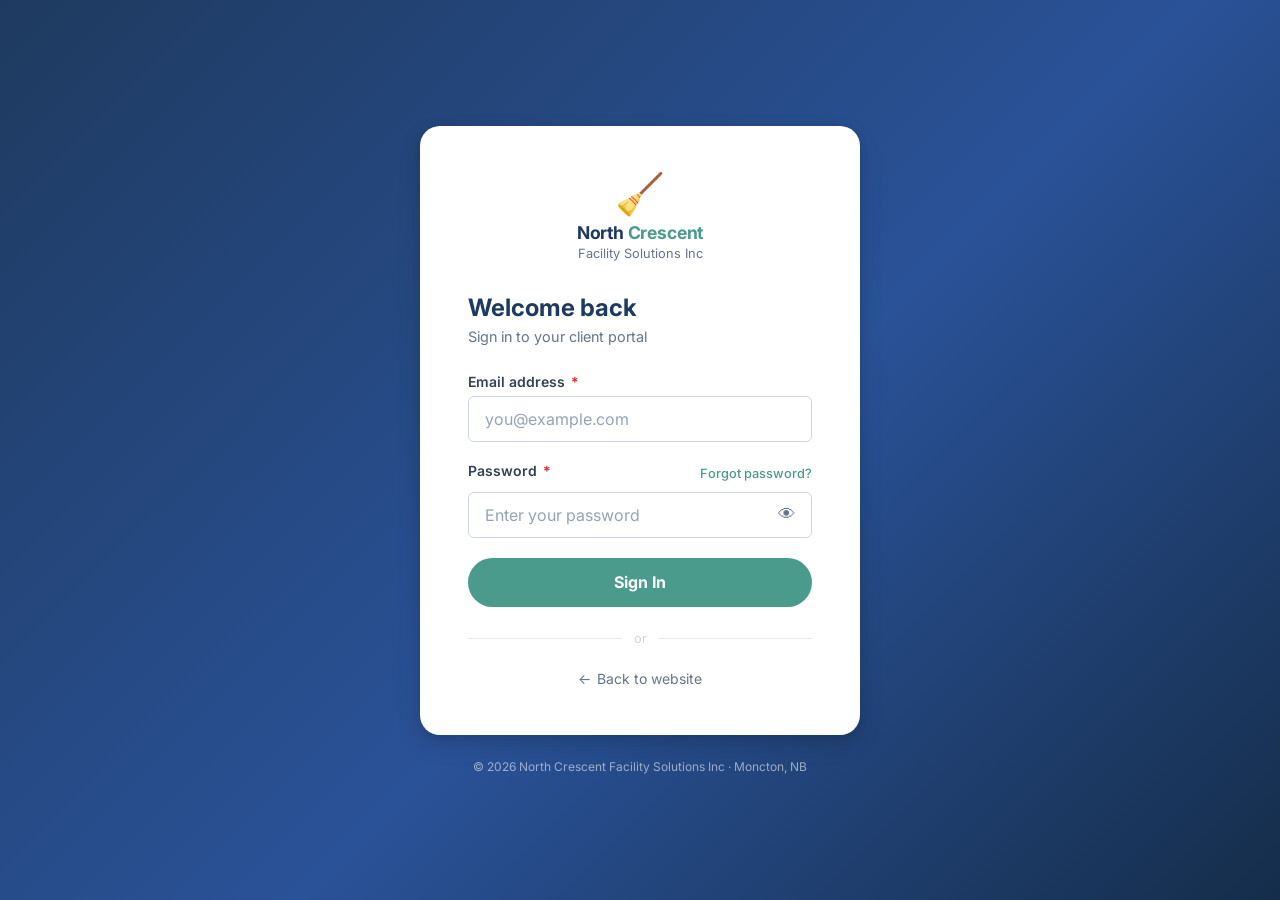
<file: login.html>
<!DOCTYPE html>
<html lang="en">
<head>
  <meta charset="UTF-8" />
  <meta name="viewport" content="width=device-width, initial-scale=1.0" />
  <meta name="robots" content="noindex, nofollow" />
  <title>Client Login — North Crescent Facility Solutions Inc</title>

  <link rel="preconnect" href="https://fonts.googleapis.com" />
  <link rel="preconnect" href="https://fonts.gstatic.com" crossorigin />
  <link href="https://fonts.googleapis.com/css2?family=Inter:wght@400;500;600;700;800&display=swap" rel="stylesheet" />

  <link rel="icon" type="image/png" sizes="192x192" href="icons/icon-192x192.png" />
  <link rel="icon" type="image/png" sizes="512x512" href="icons/icon-512x512.png" />
  <link rel="apple-touch-icon" sizes="180x180" href="icons/apple-touch-icon.png" />
  <link rel="manifest" href="site.webmanifest" />
  <meta name="theme-color" content="#1E3A5F" />

  <style>
    /* ── Reset ─────────────────────────────────────────────────── */
    *, *::before, *::after { box-sizing: border-box; margin: 0; padding: 0; }

    /* ── Design tokens (mirror main site) ──────────────────────── */
    :root {
      --dark-blue:      #1E3A5F;
      --dark-blue-deep: #152d4a;
      --teal:           #4A9B8C;
      --teal-dark:      #3a7d70;
      --teal-light:     #6ab8aa;
      --white:          #ffffff;
      --off-white:      #f8fafc;
      --light-gray:     #f1f5f9;
      --mid-gray:       #64748b;
      --dark-gray:      #334155;
      --text-dark:      #1e293b;
      --error:          #dc2626;
      --error-bg:       #fef2f2;
      --error-border:   #fecaca;
      --success:        #16a34a;
      --shadow-lg: 0 10px 25px rgba(0,0,0,0.12), 0 4px 10px rgba(0,0,0,0.08);
      --radius-sm: 6px;
      --radius-md: 12px;
      --radius-lg: 20px;
      --radius-full: 9999px;
      --font: 'Inter', -apple-system, BlinkMacSystemFont, 'Segoe UI', sans-serif;
    }

    html { scroll-behavior: smooth; font-size: 16px; }

    body {
      font-family: var(--font);
      color: var(--text-dark);
      background: linear-gradient(135deg, var(--dark-blue) 0%, #2a5298 55%, var(--dark-blue-deep) 100%);
      min-height: 100vh;
      display: flex;
      flex-direction: column;
      align-items: center;
      justify-content: center;
      padding: 1.5rem;
    }

    a { color: inherit; text-decoration: none; }

    /* ── Skip link ──────────────────────────────────────────────── */
    .skip-link {
      position: absolute;
      top: -100%;
      left: 1rem;
      background: var(--teal);
      color: var(--white);
      padding: 0.6rem 1.2rem;
      border-radius: var(--radius-sm);
      font-weight: 700;
      font-size: 0.9rem;
      z-index: 9999;
      transition: top 0.2s;
    }
    .skip-link:focus { top: 1rem; }

    /* ── Card ───────────────────────────────────────────────────── */
    .login-card {
      background: var(--white);
      border-radius: var(--radius-lg);
      box-shadow: var(--shadow-lg);
      width: 100%;
      max-width: 440px;
      padding: clamp(2rem, 6vw, 3rem);
      animation: fadeUp 0.45s ease both;
    }

    @keyframes fadeUp {
      from { opacity: 0; transform: translateY(20px); }
      to   { opacity: 1; transform: translateY(0); }
    }

    /* ── Brand header ───────────────────────────────────────────── */
    .brand {
      text-align: center;
      margin-bottom: 2rem;
    }

    .brand-icon {
      font-size: 2.5rem;
      line-height: 1;
      margin-bottom: 0.5rem;
    }

    .brand-name {
      font-size: 1.1rem;
      font-weight: 700;
      color: var(--dark-blue);
      letter-spacing: -0.01em;
    }

    .brand-name span {
      color: var(--teal);
    }

    .brand-tagline {
      font-size: 0.8rem;
      color: var(--mid-gray);
      margin-top: 0.2rem;
    }

    /* ── Heading ────────────────────────────────────────────────── */
    .login-heading {
      font-size: 1.5rem;
      font-weight: 700;
      color: var(--dark-blue);
      margin-bottom: 0.35rem;
    }

    .login-subheading {
      font-size: 0.9rem;
      color: var(--mid-gray);
      margin-bottom: 1.75rem;
    }

    /* ── Alert banner ───────────────────────────────────────────── */
    .alert {
      display: none;
      align-items: flex-start;
      gap: 0.6rem;
      padding: 0.875rem 1rem;
      border-radius: var(--radius-sm);
      font-size: 0.875rem;
      font-weight: 500;
      margin-bottom: 1.25rem;
      border: 1px solid transparent;
    }
    .alert.alert-error {
      display: flex;
      background: var(--error-bg);
      border-color: var(--error-border);
      color: var(--error);
    }
    .alert.alert-info {
      display: flex;
      background: #eff6ff;
      border-color: #bfdbfe;
      color: #1d4ed8;
    }
    .alert.alert-success {
      display: flex;
      background: #f0fdf4;
      border-color: #bbf7d0;
      color: var(--success);
    }
    .alert-icon { flex-shrink: 0; font-size: 1rem; }

    /* ── Form fields ────────────────────────────────────────────── */
    .field {
      margin-bottom: 1.25rem;
    }

    .field label {
      display: block;
      font-size: 0.875rem;
      font-weight: 600;
      color: var(--dark-gray);
      margin-bottom: 0.4rem;
    }

    .field .required-mark {
      color: var(--error);
      margin-left: 0.15rem;
    }

    .input-wrap {
      position: relative;
    }

    .field input {
      width: 100%;
      padding: 0.75rem 1rem;
      border: 1.5px solid #cbd5e1;
      border-radius: var(--radius-sm);
      font-size: 1rem;
      font-family: var(--font);
      color: var(--text-dark);
      background: var(--white);
      transition: border-color 0.2s, box-shadow 0.2s;
      outline: none;
    }

    .field input::placeholder { color: #94a3b8; }

    .field input:focus {
      border-color: var(--teal);
      box-shadow: 0 0 0 3px rgba(74,155,140,0.15);
    }

    .field input[aria-invalid="true"] {
      border-color: var(--error);
      box-shadow: 0 0 0 3px rgba(220,38,38,0.1);
    }

    /* password input with toggle button */
    .field input.has-toggle {
      padding-right: 3rem;
    }

    .toggle-pwd {
      position: absolute;
      right: 0.75rem;
      top: 50%;
      transform: translateY(-50%);
      background: none;
      border: none;
      cursor: pointer;
      color: var(--mid-gray);
      padding: 0.25rem;
      border-radius: var(--radius-sm);
      line-height: 1;
      font-size: 1.1rem;
      transition: color 0.2s;
    }
    .toggle-pwd:hover,
    .toggle-pwd:focus-visible {
      color: var(--teal);
      outline: 2px solid var(--teal);
      outline-offset: 2px;
    }

    .field-error {
      display: none;
      font-size: 0.8rem;
      color: var(--error);
      margin-top: 0.35rem;
      font-weight: 500;
    }
    .field-error.visible { display: block; }

    /* ── Row utilities ──────────────────────────────────────────── */
    .row-between {
      display: flex;
      align-items: center;
      justify-content: space-between;
      margin-bottom: 0.4rem;
    }

    .forgot-link {
      font-size: 0.8rem;
      color: var(--teal);
      font-weight: 500;
      transition: color 0.2s;
    }
    .forgot-link:hover { color: var(--teal-dark); text-decoration: underline; }

    /* ── Submit button ──────────────────────────────────────────── */
    .btn-login {
      display: flex;
      align-items: center;
      justify-content: center;
      gap: 0.5rem;
      width: 100%;
      padding: 0.9rem 1.5rem;
      background: var(--teal);
      color: var(--white);
      border: none;
      border-radius: var(--radius-full);
      font-size: 1rem;
      font-weight: 700;
      font-family: var(--font);
      cursor: pointer;
      transition: background 0.2s, transform 0.15s, box-shadow 0.2s;
      margin-top: 0.5rem;
    }
    .btn-login:hover {
      background: var(--teal-dark);
      box-shadow: 0 4px 12px rgba(74,155,140,0.35);
    }
    .btn-login:active { transform: scale(0.98); }
    .btn-login:focus-visible {
      outline: 3px solid var(--teal);
      outline-offset: 3px;
    }
    .btn-login:disabled {
      opacity: 0.65;
      cursor: not-allowed;
      transform: none;
    }

    /* spinner inside button */
    .btn-spinner {
      display: none;
      width: 1rem;
      height: 1rem;
      border: 2px solid rgba(255,255,255,0.4);
      border-top-color: var(--white);
      border-radius: 50%;
      animation: spin 0.65s linear infinite;
    }
    @keyframes spin { to { transform: rotate(360deg); } }

    .btn-login.loading .btn-spinner { display: block; }
    .btn-login.loading .btn-text    { opacity: 0.75; }

    /* ── Divider ────────────────────────────────────────────────── */
    .divider {
      display: flex;
      align-items: center;
      gap: 0.75rem;
      margin: 1.5rem 0;
      color: #cbd5e1;
      font-size: 0.8rem;
    }
    .divider::before, .divider::after {
      content: '';
      flex: 1;
      height: 1px;
      background: #e2e8f0;
    }

    /* ── Back to site link ──────────────────────────────────────── */
    .back-link {
      display: flex;
      align-items: center;
      justify-content: center;
      gap: 0.4rem;
      font-size: 0.875rem;
      color: var(--mid-gray);
      transition: color 0.2s;
    }
    .back-link:hover { color: var(--teal); }

    /* ── Footer note ────────────────────────────────────────────── */
    .login-footer {
      text-align: center;
      margin-top: 1.5rem;
      font-size: 0.75rem;
      color: rgba(255,255,255,0.55);
    }

    /* ── Responsive ─────────────────────────────────────────────── */
    @media (max-width: 480px) {
      .login-card { padding: 1.75rem 1.25rem; }
    }
  </style>
</head>
<body>

  <a href="#login-form" class="skip-link">Skip to login form</a>

  <main class="login-card" role="main">

    <!-- Brand -->
    <div class="brand" aria-label="North Crescent Facility Solutions Inc">
      <div class="brand-icon" aria-hidden="true">🧹</div>
      <div class="brand-name">North <span>Crescent</span></div>
      <div class="brand-tagline">Facility Solutions Inc</div>
    </div>

    <h1 class="login-heading">Welcome back</h1>
    <p class="login-subheading">Sign in to your client portal</p>

    <!-- Global alert (shown on error / success) -->
    <div id="login-alert" class="alert" role="alert" aria-live="polite">
      <span class="alert-icon" aria-hidden="true"></span>
      <span id="login-alert-msg"></span>
    </div>

    <!-- Login form -->
    <form id="login-form" novalidate aria-label="Login form">

      <!-- Email -->
      <div class="field">
        <label for="email">
          Email address
          <span class="required-mark" aria-hidden="true">*</span>
        </label>
        <input
          type="email"
          id="email"
          name="email"
          autocomplete="email"
          placeholder="you@example.com"
          required
          aria-required="true"
          aria-describedby="email-error"
        />
        <span id="email-error" class="field-error" role="alert"></span>
      </div>

      <!-- Password -->
      <div class="field">
        <div class="row-between">
          <label for="password">
            Password
            <span class="required-mark" aria-hidden="true">*</span>
          </label>
          <a href="#" class="forgot-link" id="forgot-link">Forgot password?</a>
        </div>
        <div class="input-wrap">
          <input
            type="password"
            id="password"
            name="password"
            autocomplete="current-password"
            placeholder="Enter your password"
            required
            aria-required="true"
            aria-describedby="password-error"
            class="has-toggle"
          />
          <button
            type="button"
            class="toggle-pwd"
            id="toggle-pwd"
            aria-label="Show password"
            aria-pressed="false"
            title="Toggle password visibility"
          >
            <span aria-hidden="true" id="toggle-pwd-icon">👁</span>
          </button>
        </div>
        <span id="password-error" class="field-error" role="alert"></span>
      </div>

      <!-- Submit -->
      <button type="submit" class="btn-login" id="btn-login">
        <span class="btn-spinner" aria-hidden="true"></span>
        <span class="btn-text">Sign In</span>
      </button>

    </form>

    <div class="divider">or</div>

    <!-- Back to site -->
    <a href="/" class="back-link" aria-label="Back to North Crescent main website">
      <span aria-hidden="true">←</span> Back to website
    </a>

  </main>

  <p class="login-footer">
    © <span id="footer-year"></span> North Crescent Facility Solutions Inc · Moncton, NB
  </p>

  <script>
    (function () {
      'use strict';

      /* ── Year in footer ───────────────────────────────────────── */
      var yearEl = document.getElementById('footer-year');
      if (yearEl) yearEl.textContent = new Date().getFullYear();

      /* ── Element refs ─────────────────────────────────────────── */
      var form      = document.getElementById('login-form');
      var emailEl   = document.getElementById('email');
      var pwdEl     = document.getElementById('password');
      var toggleBtn = document.getElementById('toggle-pwd');
      var toggleIcon= document.getElementById('toggle-pwd-icon');
      var submitBtn = document.getElementById('btn-login');
      var alertBox  = document.getElementById('login-alert');
      var alertMsg  = document.getElementById('login-alert-msg');
      var forgotLink= document.getElementById('forgot-link');

      /* ── Helpers ──────────────────────────────────────────────── */
      function showFieldError(input, errorEl, msg) {
        input.setAttribute('aria-invalid', 'true');
        errorEl.textContent = msg;
        errorEl.classList.add('visible');
      }

      function clearFieldError(input, errorEl) {
        input.removeAttribute('aria-invalid');
        errorEl.textContent = '';
        errorEl.classList.remove('visible');
      }

      function showAlert(type, msg) {
        alertBox.className = 'alert alert-' + type;
        var icon = type === 'error' ? '⚠️' : type === 'info' ? 'ℹ️' : '✅';
        alertBox.querySelector('.alert-icon').textContent = icon;
        alertMsg.textContent = msg;
      }

      function hideAlert() {
        alertBox.className = 'alert';
        alertMsg.textContent = '';
      }

      function setLoading(loading) {
        submitBtn.disabled = loading;
        submitBtn.classList.toggle('loading', loading);
        submitBtn.setAttribute('aria-busy', String(loading));
      }

      /* ── Validate individual fields ───────────────────────────── */
      function validateEmail() {
        var errorEl = document.getElementById('email-error');
        var val = emailEl.value.trim();
        if (!val) {
          showFieldError(emailEl, errorEl, 'Email address is required.');
          return false;
        }
        if (!/^[^\s@]+@[^\s@]+\.[^\s@]{2,}$/.test(val)) {
          showFieldError(emailEl, errorEl, 'Please enter a valid email address.');
          return false;
        }
        clearFieldError(emailEl, errorEl);
        return true;
      }

      function validatePassword() {
        var errorEl = document.getElementById('password-error');
        var val = pwdEl.value;
        if (!val) {
          showFieldError(pwdEl, errorEl, 'Password is required.');
          return false;
        }
        if (val.length < 8) {
          showFieldError(pwdEl, errorEl, 'Password must be at least 8 characters.');
          return false;
        }
        clearFieldError(pwdEl, errorEl);
        return true;
      }

      /* ── Inline validation on blur ────────────────────────────── */
      emailEl.addEventListener('blur', validateEmail);
      pwdEl.addEventListener('blur', validatePassword);

      /* ── Clear errors on input ────────────────────────────────── */
      emailEl.addEventListener('input', function () {
        clearFieldError(emailEl, document.getElementById('email-error'));
        hideAlert();
      });
      pwdEl.addEventListener('input', function () {
        clearFieldError(pwdEl, document.getElementById('password-error'));
        hideAlert();
      });

      /* ── Show / hide password ─────────────────────────────────── */
      toggleBtn.addEventListener('click', function () {
        var isPassword = pwdEl.type === 'password';
        pwdEl.type = isPassword ? 'text' : 'password';
        toggleBtn.setAttribute('aria-label', isPassword ? 'Hide password' : 'Show password');
        toggleBtn.setAttribute('aria-pressed', String(isPassword));
        toggleIcon.textContent = isPassword ? '🙈' : '👁';
      });

      /* ── Forgot password ──────────────────────────────────────── */
      forgotLink.addEventListener('click', function (e) {
        e.preventDefault();
        showAlert('info', 'Password reset is not yet available. Please contact us at info@northcrescentcleaning.com or call (428) 888‑0542.');
      });

      /* ── Form submit ──────────────────────────────────────────── */
      form.addEventListener('submit', function (e) {
        e.preventDefault();
        hideAlert();

        var emailOk = validateEmail();
        var pwdOk   = validatePassword();

        if (!emailOk || !pwdOk) {
          /* Focus first invalid field */
          if (!emailOk) emailEl.focus();
          else pwdEl.focus();
          return;
        }

        /* Simulate async authentication */
        setLoading(true);

        setTimeout(function () {
          setLoading(false);
          /*
           * TODO: Replace this stub with a real authentication call.
           * On success redirect to the client dashboard.
           * On failure call: showAlert('error', 'Invalid email or password. Please try again.');
           */
          showAlert('error', 'Invalid email or password. Please try again.');
          pwdEl.value = '';
          pwdEl.focus();
        }, 1200);
      });

    }());
  </script>
</body>
</html>
</file>
<file: styles.css>
/* ===================================
   North Crescent Facility Solutions
   Stylesheet — Mobile-First Design
   =================================== */

/* --- CSS Variables --- */
:root {
  --dark-blue: #1E3A5F;
  --dark-blue-deep: #152d4a;
  --teal: #4A9B8C;
  --teal-dark: #3a7d70;
  --teal-light: #6ab8aa;
  --white: #ffffff;
  --off-white: #f8fafc;
  --light-gray: #f1f5f9;
  --mid-gray: #64748b;
  --dark-gray: #334155;
  --text-dark: #1e293b;
  --shadow-sm: 0 1px 3px rgba(0,0,0,0.12), 0 1px 2px rgba(0,0,0,0.08);
  --shadow-md: 0 4px 6px rgba(0,0,0,0.1), 0 2px 4px rgba(0,0,0,0.08);
  --shadow-lg: 0 10px 25px rgba(0,0,0,0.12), 0 4px 10px rgba(0,0,0,0.08);
  --shadow-xl: 0 20px 40px rgba(0,0,0,0.15);
  --radius-sm: 6px;
  --radius-md: 12px;
  --radius-lg: 20px;
  --radius-full: 9999px;
  --transition: all 0.3s ease;
  --font-primary: 'Inter', -apple-system, BlinkMacSystemFont, 'Segoe UI', sans-serif;
}

/* --- Reset & Base --- */
*, *::before, *::after {
  box-sizing: border-box;
  margin: 0;
  padding: 0;
}

/* --- Skip to content link (keyboard accessibility) --- */
.skip-link {
  position: absolute;
  top: -100%;
  left: 1rem;
  background: var(--teal);
  color: var(--white);
  padding: 0.6rem 1.2rem;
  border-radius: var(--radius-sm);
  font-weight: 700;
  font-size: 0.9rem;
  z-index: 9999;
  text-decoration: none;
  transition: top 0.2s;
}

.skip-link:focus {
  top: 1rem;
}

html {
  scroll-behavior: smooth;
  font-size: 16px;
}

body {
  font-family: var(--font-primary);
  color: var(--text-dark);
  background-color: var(--white);
  line-height: 1.6;
  overflow-x: hidden;
}

img {
  max-width: 100%;
  height: auto;
  display: block;
}

a {
  color: inherit;
  text-decoration: none;
}

ul {
  list-style: none;
}

/* --- Typography --- */
h1, h2, h3, h4 {
  line-height: 1.2;
  font-weight: 700;
  color: var(--dark-blue);
}

h1 { font-size: clamp(2rem, 5vw, 3.5rem); }
h2 { font-size: clamp(1.6rem, 3.5vw, 2.4rem); }
h3 { font-size: clamp(1.1rem, 2vw, 1.4rem); }
h4 { font-size: 1rem; }

p {
  line-height: 1.7;
  color: var(--mid-gray);
}

/* --- Utility --- */
.container {
  max-width: 1200px;
  margin: 0 auto;
  padding: 0 1.25rem;
}

.section-padding {
  padding: clamp(4rem, 8vw, 6rem) 0;
}

.section-header {
  text-align: center;
  margin-bottom: 3.5rem;
}

.section-header .section-label {
  display: inline-block;
  font-size: 0.8rem;
  font-weight: 700;
  text-transform: uppercase;
  letter-spacing: 0.12em;
  color: var(--teal);
  background: rgba(74, 155, 140, 0.1);
  padding: 0.35rem 1rem;
  border-radius: var(--radius-full);
  margin-bottom: 1rem;
}

.section-header h2 {
  margin-bottom: 1rem;
}

.section-header p {
  max-width: 600px;
  margin: 0 auto;
  font-size: 1.05rem;
}

.btn {
  display: inline-flex;
  align-items: center;
  gap: 0.5rem;
  padding: 0.875rem 2rem;
  border-radius: var(--radius-full);
  font-size: 1rem;
  font-weight: 600;
  cursor: pointer;
  transition: var(--transition);
  border: 2px solid transparent;
  text-align: center;
  white-space: nowrap;
}

.btn-primary {
  background-color: var(--teal);
  color: var(--white);
  border-color: var(--teal);
}

.btn-primary:hover {
  background-color: var(--teal-dark);
  border-color: var(--teal-dark);
  transform: translateY(-2px);
  box-shadow: 0 8px 20px rgba(74, 155, 140, 0.4);
}

.btn-outline {
  background-color: transparent;
  color: var(--white);
  border-color: var(--white);
}

.btn-outline:hover {
  background-color: var(--white);
  color: var(--dark-blue);
  transform: translateY(-2px);
}

.btn-dark {
  background-color: var(--dark-blue);
  color: var(--white);
  border-color: var(--dark-blue);
}

.btn-dark:hover {
  background-color: var(--dark-blue-deep);
  transform: translateY(-2px);
  box-shadow: 0 8px 20px rgba(30, 58, 95, 0.4);
}

/* --- Navigation --- */
#navbar {
  position: fixed;
  top: 0;
  left: 0;
  right: 0;
  z-index: 1000;
  background: transparent;
  transition: background 0.35s ease, box-shadow 0.35s ease, padding 0.35s ease;
  padding: 1.25rem 0;
}

#navbar.scrolled {
  background: var(--dark-blue);
  box-shadow: var(--shadow-lg);
  padding: 0.75rem 0;
}

.nav-container {
  display: flex;
  align-items: center;
  justify-content: space-between;
  max-width: 1200px;
  margin: 0 auto;
  padding: 0 1.25rem;
}

.nav-logo {
  display: flex;
  align-items: center;
  gap: 0.75rem;
  text-decoration: none;
}

/* Replaced .nav-logo-icon emoji with real SVG logo */
.nav-logo-img-wrap {
  width: 46px;
  height: 46px;
  background: rgba(255, 255, 255, 0.94);
  border-radius: var(--radius-sm);
  display: flex;
  align-items: center;
  justify-content: center;
  flex-shrink: 0;
  padding: 3px;
  overflow: hidden;
}

.nav-logo-img {
  width: 100%;
  height: 100%;
  object-fit: contain;
  display: block;
}

.nav-logo-text {
  line-height: 1.15;
}

.nav-logo-text .name {
  display: block;
  font-size: 0.95rem;
  font-weight: 800;
  color: var(--white);
  letter-spacing: 0.01em;
}

.nav-logo-text .tagline {
  display: block;
  font-size: 0.65rem;
  font-weight: 400;
  color: rgba(255,255,255,0.7);
  letter-spacing: 0.08em;
  text-transform: uppercase;
}

.nav-links {
  display: none;
  align-items: center;
  gap: 2rem;
}

.nav-links a {
  color: rgba(255,255,255,0.85);
  font-size: 0.9rem;
  font-weight: 500;
  transition: color 0.2s;
  position: relative;
}

.nav-links a::after {
  content: '';
  position: absolute;
  bottom: -4px;
  left: 0;
  width: 0;
  height: 2px;
  background: var(--teal);
  transition: width 0.3s ease;
}

.nav-links a:hover {
  color: var(--white);
}

.nav-links a:hover::after {
  width: 100%;
}

.nav-cta {
  display: none;
}

/* --- Language Toggle Button --- */
.lang-btn {
  display: flex;
  align-items: center;
  gap: 0.35rem;
  padding: 0.38rem 0.8rem;
  background: rgba(255, 255, 255, 0.12);
  border: 1.5px solid rgba(255, 255, 255, 0.28);
  border-radius: var(--radius-full);
  color: var(--white);
  font-size: 0.78rem;
  font-weight: 700;
  font-family: var(--font-primary);
  cursor: pointer;
  transition: var(--transition);
  letter-spacing: 0.06em;
  flex-shrink: 0;
  white-space: nowrap;
  line-height: 1;
}

.lang-btn:hover,
.lang-btn:focus-visible {
  background: rgba(255, 255, 255, 0.22);
  border-color: rgba(255, 255, 255, 0.5);
  outline: none;
}

.lang-flag {
  font-size: 1rem;
  line-height: 1;
  display: inline-block;
}

.lang-btn-mobile {
  font-size: 1rem;
  padding: 0.55rem 1.5rem;
  background: rgba(255, 255, 255, 0.08);
  border-color: rgba(255, 255, 255, 0.2);
  gap: 0.5rem;
  margin-top: 0.25rem;
}

.hamburger {
  display: flex;
  flex-direction: column;
  justify-content: center;
  gap: 5px;
  width: 36px;
  height: 36px;
  background: transparent;
  border: none;
  cursor: pointer;
  padding: 4px;
}

.hamburger span {
  display: block;
  width: 100%;
  height: 2px;
  background: var(--white);
  border-radius: 2px;
  transition: var(--transition);
}

.hamburger.active span:nth-child(1) {
  transform: translateY(7px) rotate(45deg);
}

.hamburger.active span:nth-child(2) {
  opacity: 0;
}

.hamburger.active span:nth-child(3) {
  transform: translateY(-7px) rotate(-45deg);
}

/* Mobile Menu */
.mobile-menu {
  display: none;
  position: fixed;
  top: 0;
  left: 0;
  right: 0;
  bottom: 0;
  background: var(--dark-blue);
  z-index: 999;
  flex-direction: column;
  align-items: center;
  justify-content: center;
  gap: 2rem;
  opacity: 0;
  transition: opacity 0.3s ease;
}

.mobile-menu.open {
  display: flex;
  opacity: 1;
}

.mobile-menu a {
  color: var(--white);
  font-size: 1.4rem;
  font-weight: 600;
  transition: color 0.2s;
}

.mobile-menu a:hover {
  color: var(--teal);
}

.mobile-menu .mobile-close {
  position: absolute;
  top: 1.5rem;
  right: 1.5rem;
  background: transparent;
  border: none;
  color: var(--white);
  font-size: 1.8rem;
  cursor: pointer;
  line-height: 1;
}

/* --- Hero Section --- */
#hero {
  position: relative;
  min-height: 100vh;
  display: flex;
  align-items: center;
  background: linear-gradient(135deg, var(--dark-blue) 0%, #2a5298 50%, var(--dark-blue-deep) 100%);
  overflow: hidden;
  padding: 6rem 0 4rem;
}

.hero-bg-pattern {
  position: absolute;
  inset: 0;
  opacity: 0.06;
  background-image:
    radial-gradient(circle at 20% 30%, var(--teal) 0%, transparent 50%),
    radial-gradient(circle at 80% 70%, #ffffff 0%, transparent 50%);
  pointer-events: none;
}

.hero-shapes {
  position: absolute;
  inset: 0;
  pointer-events: none;
  overflow: hidden;
}

.hero-shape {
  position: absolute;
  border-radius: 50%;
  opacity: 0.07;
  background: var(--teal);
}

.hero-shape-1 {
  width: 500px;
  height: 500px;
  top: -150px;
  right: -100px;
}

.hero-shape-2 {
  width: 300px;
  height: 300px;
  bottom: -100px;
  left: -80px;
}

.hero-shape-3 {
  width: 200px;
  height: 200px;
  top: 50%;
  left: 40%;
  opacity: 0.04;
  background: var(--white);
}

.hero-content {
  position: relative;
  z-index: 2;
  max-width: 800px;
}

.hero-badge {
  display: inline-flex;
  align-items: center;
  gap: 0.5rem;
  background: rgba(74, 155, 140, 0.2);
  border: 1px solid rgba(74, 155, 140, 0.4);
  color: var(--teal-light);
  padding: 0.4rem 1rem;
  border-radius: var(--radius-full);
  font-size: 0.78rem;
  font-weight: 600;
  text-transform: uppercase;
  letter-spacing: 0.1em;
  margin-bottom: 1.5rem;
}

.hero-badge .dot {
  width: 6px;
  height: 6px;
  border-radius: 50%;
  background: var(--teal);
  animation: pulse 2s infinite;
}

@keyframes pulse {
  0%, 100% { opacity: 1; transform: scale(1); }
  50% { opacity: 0.5; transform: scale(1.3); }
}

#hero h1 {
  color: var(--white);
  margin-bottom: 1.25rem;
  font-weight: 800;
}

#hero h1 .accent {
  color: var(--teal);
  position: relative;
}

.hero-subheadline {
  font-size: clamp(1rem, 2vw, 1.2rem);
  color: rgba(255,255,255,0.8);
  margin-bottom: 2.5rem;
  max-width: 600px;
  line-height: 1.7;
}

.hero-actions {
  display: flex;
  flex-wrap: wrap;
  gap: 1rem;
  margin-bottom: 3rem;
}

.hero-trust {
  display: flex;
  flex-wrap: wrap;
  gap: 1.5rem;
  padding-top: 2rem;
  border-top: 1px solid rgba(255,255,255,0.12);
}

.trust-item {
  display: flex;
  align-items: center;
  gap: 0.5rem;
  color: rgba(255,255,255,0.8);
  font-size: 0.85rem;
  font-weight: 500;
}

.trust-item .trust-icon {
  width: 28px;
  height: 28px;
  background: rgba(74, 155, 140, 0.25);
  border-radius: 50%;
  display: flex;
  align-items: center;
  justify-content: center;
  font-size: 0.8rem;
  flex-shrink: 0;
}

/* --- About Section --- */
#about {
  background: var(--off-white);
}

.about-grid {
  display: grid;
  grid-template-columns: 1fr;
  gap: 3rem;
  align-items: center;
}

.about-visual {
  position: relative;
}

.about-image-wrapper {
  position: relative;
  border-radius: var(--radius-lg);
  overflow: hidden;
  box-shadow: var(--shadow-xl);
  background: linear-gradient(135deg, var(--dark-blue), #2a5298);
  min-height: 380px;
  display: flex;
  align-items: center;
  justify-content: center;
}

.about-image-placeholder {
  text-align: center;
  color: rgba(255,255,255,0.7);
  padding: 2rem;
}

.about-image-placeholder .big-icon {
  font-size: 5rem;
  margin-bottom: 1rem;
  opacity: 0.6;
}

.about-image-placeholder p {
  color: rgba(255,255,255,0.6);
  font-size: 0.9rem;
}

.about-badge {
  position: absolute;
  bottom: -1.5rem;
  right: -0.5rem;
  background: var(--white);
  border-radius: var(--radius-md);
  padding: 1rem 1.25rem;
  box-shadow: var(--shadow-lg);
  display: flex;
  align-items: center;
  gap: 0.75rem;
  min-width: 200px;
}

.about-badge .badge-icon {
  font-size: 2rem;
}

.about-badge .badge-text strong {
  display: block;
  font-size: 1.2rem;
  font-weight: 800;
  color: var(--dark-blue);
}

.about-badge .badge-text span {
  font-size: 0.75rem;
  color: var(--mid-gray);
}

.about-content {
  padding-top: 1.5rem;
}

.about-content h2 {
  margin-bottom: 1.25rem;
}

.about-content .lead {
  font-size: 1.05rem;
  color: var(--dark-gray);
  margin-bottom: 1.25rem;
  font-weight: 500;
}

.about-content p {
  margin-bottom: 1rem;
}

.about-values {
  display: grid;
  grid-template-columns: 1fr 1fr;
  gap: 1rem;
  margin-top: 2rem;
}

.value-item {
  display: flex;
  align-items: flex-start;
  gap: 0.75rem;
  padding: 1rem;
  background: var(--white);
  border-radius: var(--radius-md);
  border-left: 3px solid var(--teal);
  box-shadow: var(--shadow-sm);
}

.value-item .value-icon {
  font-size: 1.3rem;
  flex-shrink: 0;
  margin-top: 0.1rem;
}

.value-item h4 {
  font-size: 0.85rem;
  font-weight: 700;
  color: var(--dark-blue);
  margin-bottom: 0.25rem;
}

.value-item p {
  font-size: 0.8rem;
  line-height: 1.5;
  margin: 0;
}

/* --- Services Section --- */
#services {
  background: var(--white);
}

.services-grid {
  display: grid;
  grid-template-columns: 1fr;
  gap: 1.5rem;
}

.service-card {
  background: var(--white);
  border-radius: var(--radius-lg);
  padding: 2rem;
  border: 1px solid rgba(30, 58, 95, 0.08);
  box-shadow: var(--shadow-sm);
  transition: var(--transition);
  position: relative;
  overflow: hidden;
}

.service-card::before {
  content: '';
  position: absolute;
  top: 0;
  left: 0;
  right: 0;
  height: 3px;
  background: linear-gradient(90deg, var(--teal), var(--dark-blue));
  transform: scaleX(0);
  transform-origin: left;
  transition: transform 0.3s ease;
}

.service-card:hover::before {
  transform: scaleX(1);
}

.service-card:hover {
  box-shadow: var(--shadow-lg);
  transform: translateY(-4px);
  border-color: rgba(74, 155, 140, 0.2);
}

.service-icon-wrap {
  width: 58px;
  height: 58px;
  background: linear-gradient(135deg, rgba(74, 155, 140, 0.12), rgba(74, 155, 140, 0.06));
  border-radius: var(--radius-md);
  display: flex;
  align-items: center;
  justify-content: center;
  font-size: 1.5rem;
  margin-bottom: 1.25rem;
  border: 1px solid rgba(74, 155, 140, 0.15);
}

.service-card h3 {
  margin-bottom: 0.5rem;
  font-size: 1.15rem;
}

.service-problem {
  font-size: 0.82rem;
  font-weight: 600;
  color: var(--teal);
  margin-bottom: 0.75rem;
  text-transform: uppercase;
  letter-spacing: 0.05em;
}

.service-card p {
  font-size: 0.92rem;
  line-height: 1.65;
}

/* --- Why Choose Us --- */
#why-us {
  background: linear-gradient(135deg, var(--dark-blue) 0%, #243e6a 100%);
  position: relative;
  overflow: hidden;
}

#why-us::before {
  content: '';
  position: absolute;
  top: -100px;
  right: -100px;
  width: 400px;
  height: 400px;
  border-radius: 50%;
  background: rgba(74, 155, 140, 0.08);
  pointer-events: none;
}

#why-us::after {
  content: '';
  position: absolute;
  bottom: -80px;
  left: -80px;
  width: 300px;
  height: 300px;
  border-radius: 50%;
  background: rgba(255, 255, 255, 0.03);
  pointer-events: none;
}

#why-us .section-header .section-label {
  background: rgba(74, 155, 140, 0.2);
  color: var(--teal-light);
}

#why-us .section-header h2 {
  color: var(--white);
}

#why-us .section-header p {
  color: rgba(255,255,255,0.7);
}

.why-grid {
  display: grid;
  grid-template-columns: 1fr;
  gap: 1.25rem;
  position: relative;
  z-index: 1;
}

.why-item {
  display: flex;
  align-items: flex-start;
  gap: 1.25rem;
  background: rgba(255,255,255,0.07);
  border-radius: var(--radius-md);
  padding: 1.5rem;
  border: 1px solid rgba(255,255,255,0.1);
  transition: var(--transition);
}

.why-item:hover {
  background: rgba(255,255,255,0.1);
  transform: translateX(4px);
}

.why-item-icon {
  width: 50px;
  height: 50px;
  background: linear-gradient(135deg, var(--teal), var(--teal-dark));
  border-radius: var(--radius-sm);
  display: flex;
  align-items: center;
  justify-content: center;
  font-size: 1.25rem;
  flex-shrink: 0;
}

.why-item-text h3 {
  color: var(--white);
  font-size: 1rem;
  margin-bottom: 0.4rem;
}

.why-item-text p {
  color: rgba(255,255,255,0.65);
  font-size: 0.88rem;
  line-height: 1.6;
  margin: 0;
}

/* --- Service Areas --- */
#service-areas {
  background: var(--light-gray);
}

.areas-wrapper {
  display: grid;
  grid-template-columns: 1fr;
  gap: 2.5rem;
  align-items: center;
}

.areas-map-embed {
  border-radius: var(--radius-lg);
  overflow: hidden;
  min-height: 380px;
  box-shadow: var(--shadow-lg);
  background: var(--light-gray);
}

.areas-list-wrapper h3 {
  color: var(--dark-blue);
  margin-bottom: 0.5rem;
}

.areas-list-wrapper .subtitle {
  color: var(--mid-gray);
  font-size: 0.95rem;
  margin-bottom: 2rem;
}

.areas-list {
  display: grid;
  grid-template-columns: 1fr 1fr;
  gap: 1rem;
  margin-bottom: 2rem;
}

.area-card {
  background: var(--white);
  border-radius: var(--radius-md);
  padding: 1.25rem 1rem;
  text-align: center;
  box-shadow: var(--shadow-sm);
  transition: var(--transition);
  border: 2px solid transparent;
}

.area-card:hover {
  border-color: var(--teal);
  transform: translateY(-3px);
  box-shadow: var(--shadow-md);
}

.area-card.featured {
  border-color: var(--dark-blue);
  background: var(--dark-blue);
  color: var(--white);
}

.area-card .area-icon {
  font-size: 1.6rem;
  margin-bottom: 0.5rem;
}

.area-card h4 {
  font-size: 0.95rem;
  font-weight: 700;
}

.area-card.featured h4 {
  color: var(--white);
}

.area-card .area-label {
  font-size: 0.72rem;
  color: var(--teal);
  font-weight: 600;
  text-transform: uppercase;
  letter-spacing: 0.06em;
  margin-top: 0.25rem;
}

.area-card.featured .area-label {
  color: var(--teal-light);
}

.areas-note {
  display: flex;
  align-items: center;
  gap: 0.75rem;
  background: rgba(74, 155, 140, 0.1);
  border: 1px solid rgba(74, 155, 140, 0.25);
  border-radius: var(--radius-sm);
  padding: 0.875rem 1.25rem;
  font-size: 0.85rem;
  color: var(--teal-dark);
  font-weight: 500;
}

/* --- CTA Section --- */
#cta {
  background: linear-gradient(135deg, var(--teal-dark) 0%, var(--teal) 50%, #5ab9a8 100%);
  position: relative;
  overflow: hidden;
  text-align: center;
  padding: 5rem 0;
}

#cta::before {
  content: '';
  position: absolute;
  top: -50%;
  left: -10%;
  width: 600px;
  height: 600px;
  border-radius: 50%;
  background: rgba(255,255,255,0.06);
  pointer-events: none;
}

.cta-content {
  position: relative;
  z-index: 1;
  max-width: 700px;
  margin: 0 auto;
}

.cta-content h2 {
  color: var(--white);
  margin-bottom: 1.25rem;
  font-size: clamp(1.6rem, 3.5vw, 2.4rem);
}

.cta-content p {
  color: rgba(255,255,255,0.85);
  font-size: 1.1rem;
  margin-bottom: 2.5rem;
  line-height: 1.7;
}

.cta-actions {
  display: flex;
  flex-wrap: wrap;
  justify-content: center;
  gap: 1rem;
}

.cta-actions .btn-white {
  background: var(--white);
  color: var(--teal-dark);
  border-color: var(--white);
  font-weight: 700;
}

.cta-actions .btn-white:hover {
  background: var(--off-white);
  transform: translateY(-2px);
  box-shadow: 0 8px 20px rgba(0,0,0,0.2);
}

.cta-trust {
  display: flex;
  justify-content: center;
  gap: 2rem;
  margin-top: 2rem;
  flex-wrap: wrap;
}

.cta-trust-item {
  color: rgba(255,255,255,0.85);
  font-size: 0.82rem;
  font-weight: 500;
  display: flex;
  align-items: center;
  gap: 0.4rem;
}

/* --- Contact Section --- */
#contact {
  background: var(--off-white);
}

.contact-grid {
  display: grid;
  grid-template-columns: 1fr;
  gap: 3rem;
}

.contact-info h3 {
  margin-bottom: 1rem;
  color: var(--dark-blue);
}

.contact-info p {
  margin-bottom: 2rem;
  font-size: 0.95rem;
}

.contact-details {
  display: flex;
  flex-direction: column;
  gap: 1.25rem;
  margin-bottom: 2rem;
}

.contact-item {
  display: flex;
  align-items: center;
  gap: 1rem;
}

.contact-item-icon {
  width: 44px;
  height: 44px;
  background: linear-gradient(135deg, var(--dark-blue), #2a5298);
  border-radius: var(--radius-sm);
  display: flex;
  align-items: center;
  justify-content: center;
  font-size: 1rem;
  flex-shrink: 0;
}

.contact-item-text span {
  display: block;
  font-size: 0.72rem;
  font-weight: 700;
  text-transform: uppercase;
  letter-spacing: 0.08em;
  color: var(--mid-gray);
  margin-bottom: 0.15rem;
}

.contact-item-text a {
  font-size: 0.95rem;
  font-weight: 600;
  color: var(--dark-blue);
  transition: color 0.2s;
}

.contact-item-text a:hover {
  color: var(--teal);
}

.social-links {
  display: flex;
  gap: 0.75rem;
}

.social-link {
  width: 42px;
  height: 42px;
  background: var(--dark-blue);
  color: var(--white);
  border-radius: var(--radius-sm);
  display: flex;
  align-items: center;
  justify-content: center;
  font-size: 1rem;
  transition: var(--transition);
  text-decoration: none;
}

.social-link:hover {
  background: var(--teal);
  transform: translateY(-2px);
  box-shadow: var(--shadow-md);
}

/* Contact Form */
.contact-form-card {
  background: var(--white);
  border-radius: var(--radius-lg);
  padding: 2.5rem 2rem;
  box-shadow: var(--shadow-lg);
  border: 1px solid rgba(30, 58, 95, 0.06);
}

.contact-form-card h3 {
  margin-bottom: 0.5rem;
  color: var(--dark-blue);
}

.contact-form-card .form-subtitle {
  color: var(--mid-gray);
  font-size: 0.9rem;
  margin-bottom: 2rem;
}

.form-row {
  display: grid;
  grid-template-columns: 1fr;
  gap: 1.25rem;
  margin-bottom: 1.25rem;
}

.form-group {
  display: flex;
  flex-direction: column;
  gap: 0.4rem;
}

.form-group label {
  font-size: 0.82rem;
  font-weight: 600;
  color: var(--dark-blue);
  text-transform: uppercase;
  letter-spacing: 0.06em;
}

.form-group input,
.form-group select,
.form-group textarea {
  width: 100%;
  padding: 0.75rem 1rem;
  border: 1.5px solid rgba(30, 58, 95, 0.15);
  border-radius: var(--radius-sm);
  font-size: 0.95rem;
  font-family: var(--font-primary);
  color: var(--text-dark);
  background: var(--off-white);
  transition: border-color 0.2s, box-shadow 0.2s;
  outline: none;
}

.form-group input:focus,
.form-group select:focus,
.form-group textarea:focus {
  border-color: var(--teal);
  box-shadow: 0 0 0 3px rgba(74, 155, 140, 0.12);
  background: var(--white);
}

.form-group select {
  cursor: pointer;
  appearance: none;
  background-image: url("data:image/svg+xml,%3Csvg xmlns='http://www.w3.org/2000/svg' width='12' height='8' viewBox='0 0 12 8'%3E%3Cpath d='M1 1l5 5 5-5' stroke='%2364748b' stroke-width='1.5' fill='none' stroke-linecap='round'/%3E%3C/svg%3E");
  background-repeat: no-repeat;
  background-position: right 1rem center;
  padding-right: 2.5rem;
}

.form-group textarea {
  resize: vertical;
  min-height: 100px;
}

.form-submit-wrap {
  margin-top: 0.5rem;
}

.form-submit-wrap .btn {
  width: 100%;
  justify-content: center;
  padding: 1rem;
  font-size: 1rem;
}

.form-note {
  text-align: center;
  font-size: 0.78rem;
  color: var(--mid-gray);
  margin-top: 0.75rem;
}

.form-success {
  display: none;
  background: rgba(74, 155, 140, 0.1);
  border: 1px solid var(--teal);
  border-radius: var(--radius-sm);
  padding: 1.25rem;
  text-align: center;
  margin-top: 1rem;
  color: var(--teal-dark);
  font-weight: 600;
  font-size: 0.95rem;
}

.form-error {
  display: none;
  background: rgba(220, 38, 38, 0.07);
  border: 1px solid rgba(220, 38, 38, 0.35);
  border-radius: var(--radius-sm);
  padding: 1rem 1.25rem;
  margin-top: 0.75rem;
  color: #b91c1c;
  font-weight: 500;
  font-size: 0.9rem;
}

/* --- Testimonials Section --- */
#testimonials {
  background: var(--off-white);
}

.testimonials-grid {
  display: grid;
  grid-template-columns: 1fr;
  gap: 1.5rem;
  margin-bottom: 3rem;
}

.testimonial-card {
  background: var(--white);
  border-radius: var(--radius-lg);
  padding: 2rem;
  box-shadow: var(--shadow-md);
  border: 1px solid rgba(30, 58, 95, 0.07);
  transition: var(--transition);
  display: flex;
  flex-direction: column;
  gap: 1rem;
  margin: 0;
}

.testimonial-card:hover {
  box-shadow: var(--shadow-lg);
  transform: translateY(-3px);
}

.testimonial-stars {
  color: #f59e0b;
  font-size: 1.1rem;
  letter-spacing: 0.05em;
}

.testimonial-text {
  font-size: 0.97rem;
  line-height: 1.75;
  color: var(--dark-gray);
  font-style: italic;
  flex-grow: 1;
  margin: 0;
}

.testimonial-author {
  display: flex;
  align-items: center;
  gap: 0.875rem;
  margin-top: auto;
  padding-top: 1rem;
  border-top: 1px solid rgba(30, 58, 95, 0.07);
}

.testimonial-avatar {
  width: 44px;
  height: 44px;
  border-radius: 50%;
  background: linear-gradient(135deg, var(--dark-blue), #2a5298);
  color: var(--white);
  display: flex;
  align-items: center;
  justify-content: center;
  font-size: 1.1rem;
  font-weight: 700;
  flex-shrink: 0;
}

.testimonial-name {
  display: block;
  font-weight: 700;
  font-size: 0.92rem;
  color: var(--dark-blue);
  font-style: normal;
}

.testimonial-location {
  display: block;
  font-size: 0.78rem;
  color: var(--mid-gray);
  margin-top: 0.1rem;
}

.testimonials-cta {
  text-align: center;
  padding: 2.5rem 2rem;
  background: linear-gradient(135deg, rgba(30, 58, 95, 0.04), rgba(74, 155, 140, 0.06));
  border-radius: var(--radius-lg);
  border: 1px solid rgba(74, 155, 140, 0.15);
}

.testimonials-cta p {
  font-size: 1.05rem;
  color: var(--dark-gray);
  margin-bottom: 1.25rem;
}

/* --- FAQ Section --- */
#faq {
  background: var(--white);
}

.faq-grid {
  display: grid;
  grid-template-columns: 1fr;
  gap: 0.75rem;
  max-width: 900px;
  margin: 0 auto;
}

.faq-item {
  border: 1px solid rgba(30, 58, 95, 0.1);
  border-radius: var(--radius-md);
  overflow: hidden;
  background: var(--white);
  transition: box-shadow 0.25s ease;
}

.faq-item:has(.faq-question[aria-expanded="true"]) {
  box-shadow: var(--shadow-md);
  border-color: rgba(74, 155, 140, 0.3);
}

.faq-question {
  width: 100%;
  display: flex;
  align-items: center;
  justify-content: space-between;
  gap: 1rem;
  padding: 1.25rem 1.5rem;
  background: none;
  border: none;
  cursor: pointer;
  text-align: left;
  font-family: var(--font-primary);
  font-size: 0.97rem;
  font-weight: 600;
  color: var(--dark-blue);
  transition: background 0.2s;
}

.faq-question:hover {
  background: var(--off-white);
}

.faq-question[aria-expanded="true"] {
  background: var(--off-white);
  color: var(--teal-dark);
}

.faq-icon {
  font-size: 1.4rem;
  font-weight: 400;
  color: var(--teal);
  flex-shrink: 0;
  transition: transform 0.25s ease;
  line-height: 1;
}

.faq-question[aria-expanded="true"] .faq-icon {
  color: var(--teal-dark);
}

.faq-answer {
  padding: 0 1.5rem 1.25rem;
  border-top: 1px solid rgba(30, 58, 95, 0.07);
}

.faq-answer p {
  font-size: 0.95rem;
  line-height: 1.7;
  color: var(--mid-gray);
  padding-top: 1rem;
}

.faq-answer p a {
  color: var(--teal-dark);
  font-weight: 600;
  text-decoration: underline;
  text-underline-offset: 2px;
}

.faq-answer p a:hover {
  color: var(--teal);
}

.faq-contact-link {
  color: var(--teal-dark);
  font-weight: 600;
  text-decoration: underline;
  text-underline-offset: 2px;
}

.faq-contact-link:hover {
  color: var(--teal);
}

/* 2-column FAQ on wide screens */
@media (min-width: 900px) {
  .faq-grid {
    grid-template-columns: 1fr 1fr;
    max-width: 1100px;
  }
}

/* --- Footer --- */
footer {
  background: var(--dark-blue-deep);
  color: rgba(255,255,255,0.7);
  padding: 4rem 0 2rem;
}

.footer-grid {
  display: grid;
  grid-template-columns: 1fr;
  gap: 2.5rem;
  margin-bottom: 3rem;
}

.footer-brand .nav-logo {
  margin-bottom: 1rem;
}

.footer-brand p {
  font-size: 0.88rem;
  color: rgba(255,255,255,0.55);
  line-height: 1.7;
  max-width: 300px;
  margin-bottom: 1.25rem;
}

.footer-col h4 {
  color: var(--white);
  font-size: 0.9rem;
  font-weight: 700;
  text-transform: uppercase;
  letter-spacing: 0.08em;
  margin-bottom: 1.25rem;
}

.footer-col ul {
  display: flex;
  flex-direction: column;
  gap: 0.65rem;
}

.footer-col ul li a {
  color: rgba(255,255,255,0.55);
  font-size: 0.88rem;
  transition: color 0.2s;
}

.footer-col ul li a:hover {
  color: var(--teal-light);
}

.footer-contact-list {
  display: flex;
  flex-direction: column;
  gap: 0.75rem;
}

.footer-contact-item {
  display: flex;
  align-items: center;
  gap: 0.6rem;
  color: rgba(255,255,255,0.55);
  font-size: 0.85rem;
}

.footer-contact-item a {
  color: rgba(255,255,255,0.55);
  transition: color 0.2s;
}

.footer-contact-item a:hover {
  color: var(--teal-light);
}

.footer-bottom {
  border-top: 1px solid rgba(255,255,255,0.08);
  padding-top: 2rem;
  display: flex;
  flex-direction: column;
  align-items: center;
  gap: 1rem;
  text-align: center;
}

.footer-bottom p {
  color: rgba(255,255,255,0.4);
  font-size: 0.8rem;
  margin: 0;
}

.footer-bottom-links {
  display: flex;
  gap: 1.5rem;
}

.footer-bottom-links a {
  color: rgba(255,255,255,0.4);
  font-size: 0.78rem;
  transition: color 0.2s;
}

.footer-bottom-links a:hover {
  color: var(--teal-light);
}

.footer-bottom-legal {
  color: rgba(255,255,255,0.4);
  font-size: 0.78rem;
}

/* --- Scroll-to-top button --- */
.scroll-top {
  position: fixed;
  bottom: 2rem;
  right: 1.5rem;
  width: 44px;
  height: 44px;
  background: var(--dark-blue);
  color: var(--white);
  border: none;
  border-radius: 50%;
  cursor: pointer;
  display: flex;
  align-items: center;
  justify-content: center;
  font-size: 1rem;
  box-shadow: var(--shadow-md);
  z-index: 500;
  opacity: 0;
  transform: translateY(10px);
  transition: opacity 0.3s, transform 0.3s, background 0.2s;
  pointer-events: none;
}

.scroll-top.visible {
  opacity: 1;
  transform: translateY(0);
  pointer-events: auto;
}

.scroll-top:hover {
  background: var(--teal);
}

/* --- Animations --- */
.fade-in {
  opacity: 0;
  transform: translateY(24px);
  transition: opacity 0.6s ease, transform 0.6s ease;
}

.fade-in.visible {
  opacity: 1;
  transform: translateY(0);
}

.fade-in-delay-1 { transition-delay: 0.1s; }
.fade-in-delay-2 { transition-delay: 0.2s; }
.fade-in-delay-3 { transition-delay: 0.3s; }
.fade-in-delay-4 { transition-delay: 0.4s; }

/* --- Responsive Breakpoints --- */

/* Tablet */
@media (min-width: 640px) {
  .services-grid {
    grid-template-columns: 1fr 1fr;
  }

  .form-row {
    grid-template-columns: 1fr 1fr;
  }

  .footer-grid {
    grid-template-columns: 1fr 1fr;
  }

  .why-grid {
    grid-template-columns: 1fr 1fr;
  }

  .areas-list {
    grid-template-columns: repeat(4, 1fr);
  }

  .testimonials-grid {
    grid-template-columns: 1fr 1fr;
  }
}

/* Desktop */
@media (min-width: 900px) {
  .nav-links {
    display: flex;
  }

  .nav-cta {
    display: inline-flex;
  }

  .hamburger {
    display: none;
  }

  .lang-btn-mobile {
    display: none;
  }

  .about-grid {
    grid-template-columns: 1fr 1fr;
  }

  .about-values {
    grid-template-columns: 1fr 1fr;
  }

  .services-grid {
    grid-template-columns: repeat(3, 1fr);
  }

  .why-grid {
    grid-template-columns: 1fr 1fr;
  }

  .testimonials-grid {
    grid-template-columns: repeat(3, 1fr);
  }

  .areas-wrapper {
    grid-template-columns: 1fr 1fr;
    gap: 4rem;
  }

  .contact-grid {
    grid-template-columns: 1fr 1.4fr;
  }

  .footer-grid {
    grid-template-columns: 2fr 1fr 1fr 1.5fr;
  }

  .footer-bottom {
    flex-direction: row;
    justify-content: space-between;
    text-align: left;
  }
}

/* Large Desktop */
@media (min-width: 1100px) {
  .services-grid {
    grid-template-columns: repeat(3, 1fr);
  }

  .why-grid {
    grid-template-columns: repeat(3, 1fr);
  }
}

/* --- Accessibility --- */
@media (prefers-reduced-motion: reduce) {
  *, *::before, *::after {
    animation-duration: 0.01ms !important;
    transition-duration: 0.01ms !important;
  }
}

:focus-visible {
  outline: 3px solid var(--teal);
  outline-offset: 2px;
}

/* ─────────────────────────────────────────────
   About Section — real logo image
───────────────────────────────────────────── */
.about-logo-img {
  max-width: 260px;
  width: 100%;
  height: auto;
  display: block;
  margin: 0 auto;
}

/* ─────────────────────────────────────────────
   Footer — full logo image
───────────────────────────────────────────── */
.footer-logo-img {
  display: block;
  height: 90px;
  width: auto;
  background: rgba(255, 255, 255, 0.96);
  border-radius: var(--radius-md);
  padding: 0.5rem 0.75rem;
  margin-bottom: 1rem;
  object-fit: contain;
}

/* ─────────────────────────────────────────────
   Gallery Section
───────────────────────────────────────────── */
#gallery {
  background: var(--light-gray);
}

.gallery-grid {
  display: grid;
  grid-template-columns: repeat(auto-fill, minmax(min(100%, 320px), 1fr));
  gap: 1.25rem;
  margin-bottom: 3rem;
}

.gallery-item {
  position: relative;
  border-radius: var(--radius-lg);
  overflow: hidden;
  cursor: pointer;
  background: var(--dark-blue);
  border: none;
  padding: 0;
  display: block;
  aspect-ratio: 4 / 3;
  box-shadow: var(--shadow-md);
  transition: transform 0.3s ease, box-shadow 0.3s ease;
  text-align: left;
}

.gallery-item:hover,
.gallery-item:focus-visible {
  transform: translateY(-5px) scale(1.02);
  box-shadow: var(--shadow-xl);
}

.gallery-item:focus-visible {
  outline: 3px solid var(--teal);
  outline-offset: 3px;
}

.gallery-item img {
  width: 100%;
  height: 100%;
  object-fit: cover;
  display: block;
  transition: transform 0.45s ease;
}

.gallery-item:hover img {
  transform: scale(1.07);
}

.gallery-overlay {
  position: absolute;
  inset: 0;
  background: linear-gradient(
    to top,
    rgba(11, 26, 54, 0.9) 0%,
    rgba(11, 26, 54, 0.35) 50%,
    transparent 100%
  );
  display: flex;
  flex-direction: column;
  justify-content: flex-end;
  padding: 1.25rem;
  opacity: 0;
  transition: opacity 0.3s ease;
}

.gallery-item:hover .gallery-overlay,
.gallery-item:focus-visible .gallery-overlay {
  opacity: 1;
}

.gallery-cat {
  display: inline-block;
  background: var(--teal);
  color: var(--white);
  font-size: 0.68rem;
  font-weight: 700;
  text-transform: uppercase;
  letter-spacing: 0.12em;
  padding: 0.22rem 0.7rem;
  border-radius: var(--radius-full);
  margin-bottom: 0.5rem;
  align-self: flex-start;
}

.gallery-caption {
  color: var(--white);
  font-size: 0.88rem;
  font-weight: 600;
  line-height: 1.35;
  margin: 0;
}

.gallery-cta {
  text-align: center;
  padding: 2.5rem 2rem;
  background: linear-gradient(135deg, rgba(30, 58, 95, 0.04), rgba(74, 155, 140, 0.06));
  border-radius: var(--radius-lg);
  border: 1px solid rgba(74, 155, 140, 0.15);
}

.gallery-cta > p {
  font-size: 1.05rem;
  color: var(--dark-gray);
  margin-bottom: 1.25rem;
}

/* ─────────────────────────────────────────────
   Gallery Lightbox
───────────────────────────────────────────── */
.gallery-lightbox {
  position: fixed;
  inset: 0;
  z-index: 2000;
  display: flex;
  align-items: center;
  justify-content: center;
}

.gallery-lightbox[hidden] {
  display: none;
}

.gallery-lb-backdrop {
  position: absolute;
  inset: 0;
  background: rgba(8, 18, 38, 0.93);
  cursor: pointer;
}

.gallery-lb-content {
  position: relative;
  z-index: 1;
  display: flex;
  flex-direction: column;
  align-items: center;
  gap: 0.875rem;
  max-width: 92vw;
  max-height: 92vh;
}

.gallery-lb-close {
  position: absolute;
  top: -2.75rem;
  right: 0;
  background: rgba(255, 255, 255, 0.14);
  border: 1.5px solid rgba(255, 255, 255, 0.28);
  color: var(--white);
  font-size: 1.5rem;
  width: 40px;
  height: 40px;
  border-radius: 50%;
  cursor: pointer;
  display: flex;
  align-items: center;
  justify-content: center;
  line-height: 1;
  transition: background 0.2s;
  font-family: var(--font-primary);
}

.gallery-lb-close:hover {
  background: rgba(255, 255, 255, 0.28);
}

.gallery-lb-img {
  max-width: 92vw;
  max-height: 80vh;
  border-radius: var(--radius-md);
  box-shadow: 0 30px 70px rgba(0, 0, 0, 0.55);
  object-fit: contain;
  display: block;
}

.gallery-lb-caption {
  color: rgba(255, 255, 255, 0.82);
  font-size: 0.9rem;
  font-weight: 500;
  text-align: center;
  margin: 0;
}

/* Desktop: 3-column gallery grid */
@media (min-width: 900px) {
  .gallery-grid {
    grid-template-columns: repeat(3, 1fr);
  }
}
</file>
